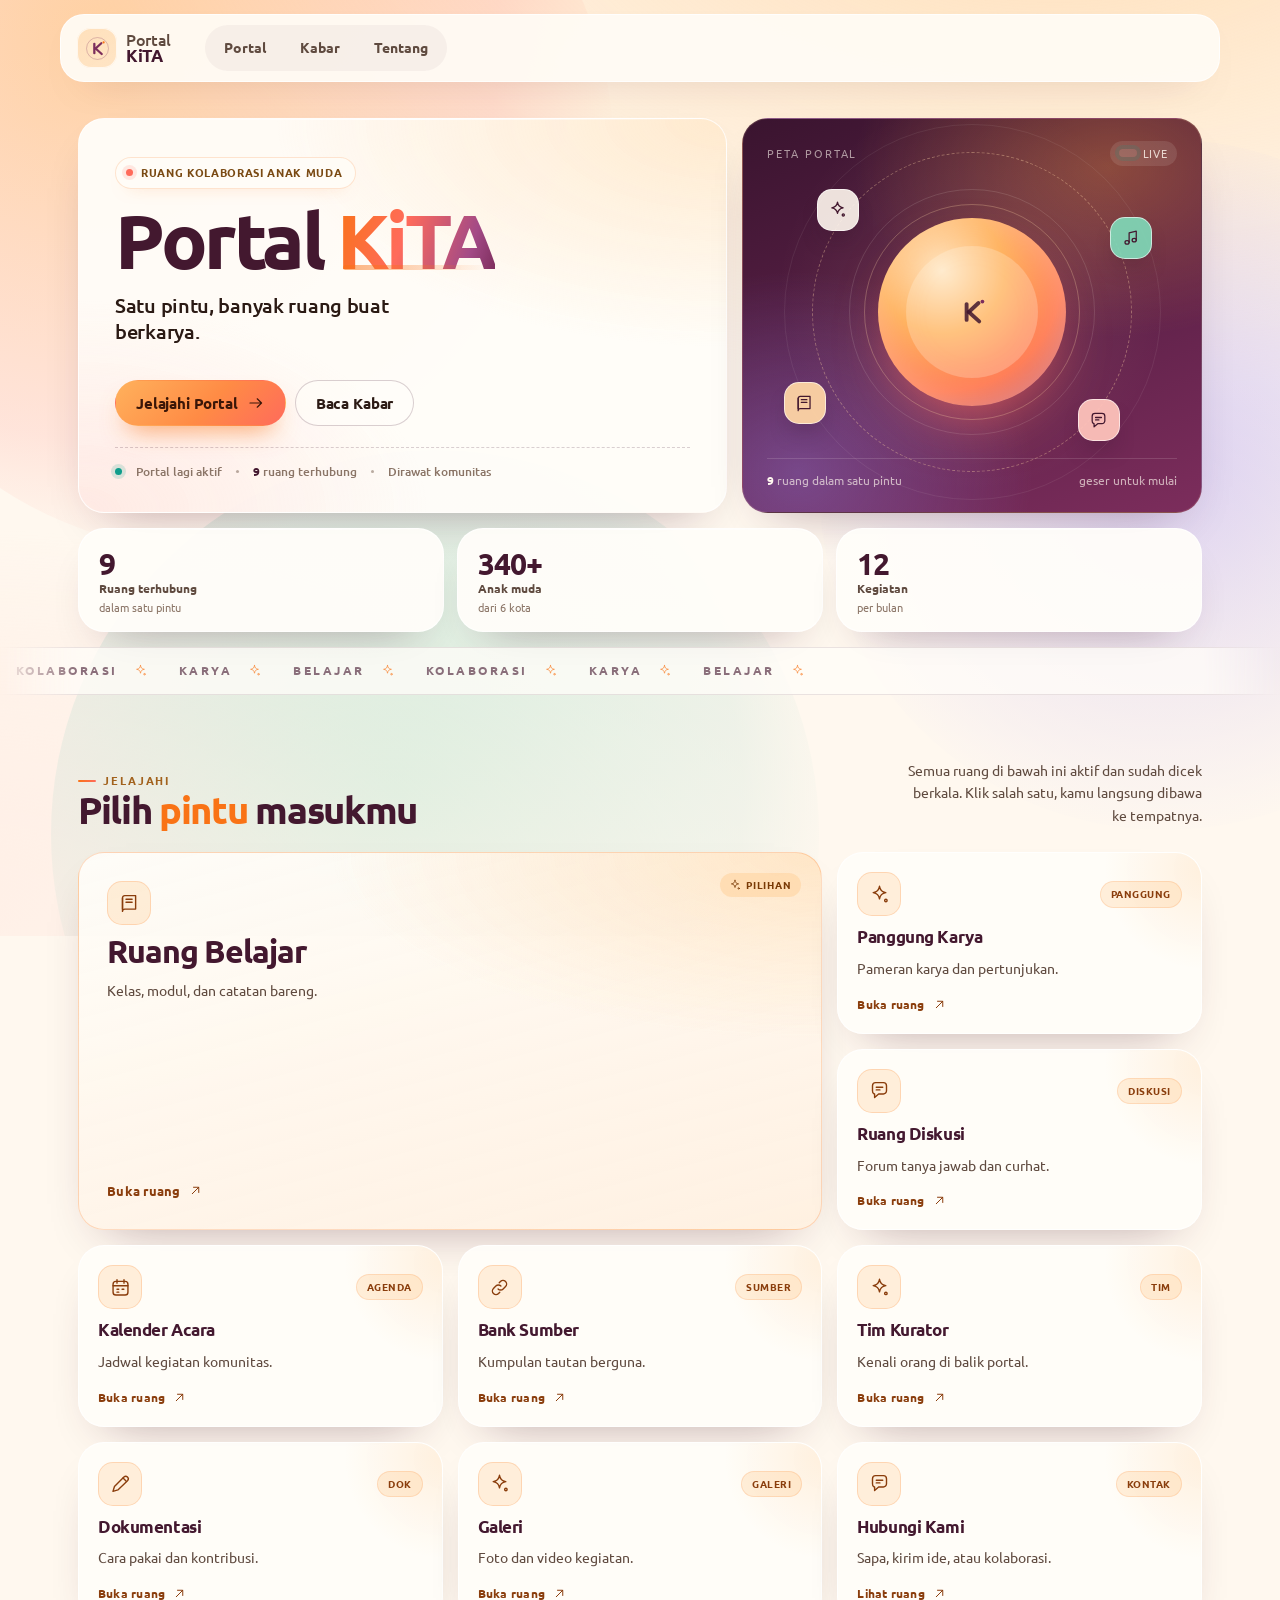
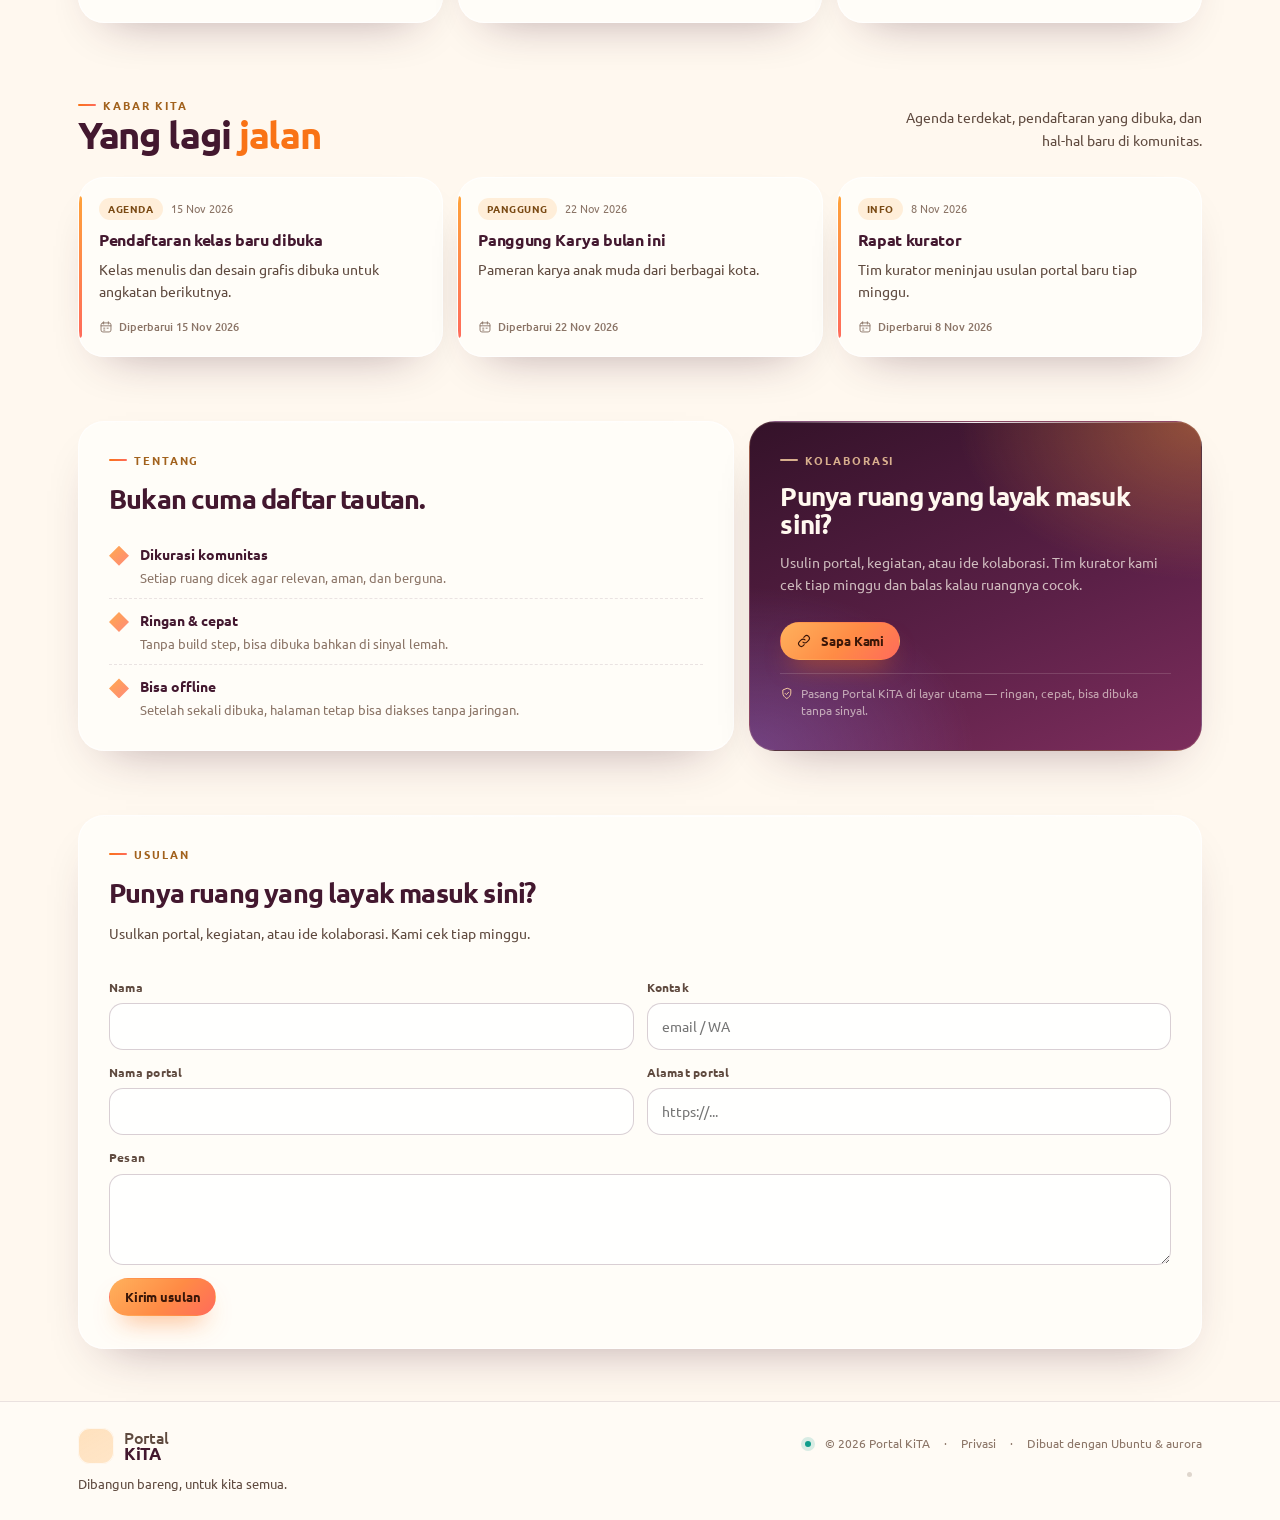
<file: index.html>
<!DOCTYPE html>
<html lang="id">
  <head>
    <meta charset="utf-8" />
    <meta name="viewport" content="width=device-width, initial-scale=1, viewport-fit=cover" />
    <title>Portal KiTA — satu pintu, banyak ruang</title>
    <meta
      name="description"
      content="Portal KiTA: kumpulan portal, kelas, panggung, dan ruang kolaborasi anak muda. Dikurasi, ringan, dan bisa dipasang di layar utama."
    />
    <meta name="theme-color" content="#fff8ef" />
    <meta name="color-scheme" content="light" />
    <meta name="robots" content="index, follow, max-image-preview:large" />
    <link rel="canonical" href="https://portalkita.id/" />
    <meta name="mobile-web-app-capable" content="yes" />
    <meta name="apple-mobile-web-app-capable" content="yes" />
    <meta name="apple-mobile-web-app-status-bar-style" content="default" />
    <meta name="apple-mobile-web-app-title" content="Portal KiTA" />
    <meta property="og:site_name" content="Portal KiTA" />
    <meta property="og:title" content="Portal KiTA — satu pintu, banyak ruang" />
    <meta property="og:description" content="Satu pintu, banyak ruang buat berkarya. Kumpulan portal anak muda dalam satu halaman." />
    <meta property="og:type" content="website" />
    <meta property="og:url" content="https://portalkita.id/" />
    <meta property="og:locale" content="id_ID" />
    <meta property="og:image" content="https://portalkita.id/assets/icons/og-image.png" />
    <meta property="og:image:type" content="image/png" />
    <meta property="og:image:width" content="1200" />
    <meta property="og:image:height" content="630" />
    <meta property="og:image:alt" content="Portal KiTA — satu pintu, banyak ruang" />
    <meta name="twitter:card" content="summary_large_image" />
    <meta name="twitter:title" content="Portal KiTA — satu pintu, banyak ruang" />
    <meta name="twitter:description" content="Satu pintu, banyak ruang buat berkarya. Kumpulan portal anak muda dalam satu halaman." />
    <meta name="twitter:image" content="https://portalkita.id/assets/icons/og-image.png" />

    <script type="application/ld+json">
      {
        "@context": "https://schema.org",
        "@type": "WebSite",
        "name": "Portal KiTA",
        "url": "https://portalkita.id/",
        "description": "Kumpulan portal, kelas, panggung, dan ruang kolaborasi anak muda dalam satu halaman.",
        "inLanguage": "id"
      }
    </script>

    <link rel="icon" href="assets/icons/favicon.svg" type="image/svg+xml" />
    <link rel="icon" href="assets/icons/favicon-32.png" sizes="32x32" type="image/png" />
    <link rel="apple-touch-icon" href="assets/icons/apple-touch-icon.png" />
    <link rel="manifest" href="manifest.webmanifest" />

    <link rel="preconnect" href="https://fonts.googleapis.com" />
    <link rel="preconnect" href="https://fonts.gstatic.com" crossorigin />
    <link
      href="https://fonts.googleapis.com/css2?family=Ubuntu:ital,wght@0,300;0,400;0,500;0,700;1,400&display=swap"
      rel="stylesheet"
    />

    <link rel="stylesheet" href="assets/css/base.css" />
    <link rel="stylesheet" href="assets/css/landing.css" />
  </head>
  <body class="is-loading">
    <a class="skip-link" href="#portal">Langsung ke daftar portal</a>

    <!-- loader -->
    <div class="loader" id="loader" role="status" aria-live="polite" aria-label="Memuat Portal KiTA">
      <div class="loader__inner">
        <div class="loader__orb">
          <svg class="loader__mark" viewBox="0 0 64 64" width="74" height="74" fill="none" aria-hidden="true">
            <circle cx="32" cy="32" r="27" stroke="#ffd6a5" stroke-width="1.4" opacity=".5" />
            <g stroke="currentColor" stroke-width="5" stroke-linecap="round">
              <path d="M24 20v24" />
              <path d="M27 32 41 19" />
              <path d="M27 32 42 45" />
            </g>
            <circle cx="47" cy="18" r="2.5" fill="#ffd6a5" />
          </svg>
        </div>
        <p class="loader__brand">Portal <em>KiTA</em></p>
        <p class="loader__hint" id="loaderHint">Menyiapkan ruang…</p>
        <div class="loader__bar"><i id="loaderBar"></i></div>
        <p class="loader__foot">Ruang kolaborasi anak muda</p>
      </div>
    </div>

    <!-- aurora -->
    <div class="aurora" aria-hidden="true">
      <span class="aurora__blob aurora__blob--1"></span>
      <span class="aurora__blob aurora__blob--2"></span>
      <span class="aurora__blob aurora__blob--3"></span>
      <span class="aurora__veil"></span>
    </div>

    <div class="page">
      <header class="topbar">
        <div class="topbar__inner shell">
          <a class="brand" href="#atas" aria-label="Portal KiTA, kembali ke atas">
            <span class="brand__mark">
              <svg viewBox="0 0 64 64" width="27" height="27" fill="none" aria-hidden="true">
                <circle cx="32" cy="32" r="26" stroke="currentColor" stroke-width="1.6" opacity=".4" />
                <g stroke="currentColor" stroke-width="5.4" stroke-linecap="round">
                  <path d="M24.5 21v22" />
                  <path d="M27.5 32 41 19.5" />
                  <path d="M27.5 32 42 45" />
                </g>
                <circle cx="46.5" cy="17.5" r="2.6" fill="#f97316" />
              </svg>
            </span>
            <span class="brand__text">
              <strong>Portal</strong>
              <em>KiTA</em>
            </span>
          </a>

          <nav class="nav" id="nav" aria-label="Navigasi utama">
            <a href="#portal">Portal</a>
            <a href="#kabar">Kabar</a>
            <a href="#tentang">Tentang</a>
          </nav>

          <div class="topbar__actions">
            <button class="btn btn--dark btn--sm btn-install" id="installBtn" type="button" hidden>
              <span data-icon="install" data-size="17"></span>
              <span>Pasang</span>
            </button>
            <button
              class="navToggle"
              id="navToggle"
              type="button"
              aria-expanded="false"
              aria-controls="nav"
              aria-label="Buka menu navigasi"
            >
              <span data-icon="menu" data-size="21"></span>
            </button>
          </div>
        </div>
      </header>

      <main>
        <!-- hero bento -->
        <section class="hero shell" id="atas">
          <div class="hero__grid">
            <article class="card hero__lead" data-reveal>
              <span class="hero__badge">
                <span class="dot-live"></span>
                <span id="heroBadge">Ruang kolaborasi anak muda</span>
              </span>
              <h1 class="hero__title" id="heroTitle">Portal <span class="grad">KiTA</span></h1>
              <p class="hero__leadline" id="heroLead">Satu pintu, banyak ruang buat berkarya.</p>
              <p class="hero__text" id="heroText"></p>
              <div class="hero__actions">
                <a class="btn btn--primary" id="ctaPrimary" href="#portal">
                  <span>Jelajahi Portal</span>
                  <span data-icon="arrowRight" data-size="18"></span>
                </a>
                <a class="btn btn--ghost" id="ctaSecondary" href="#kabar">
                  <span>Baca Kabar</span>
                </a>
              </div>
              <div class="hero__meta">
                <span class="dot-live"></span>
                <span id="heroStatus">Portal lagi aktif</span>
                <span class="sep"></span>
                <span><b id="heroCount">9</b> ruang terhubung</span>
                <span class="sep"></span>
                <span>Dirawat komunitas</span>
              </div>
            </article>

            <aside class="card hero__visual" data-reveal>
              <div class="visual__head">
                <span>Peta portal</span>
                <span><span class="dot-live"></span> live</span>
              </div>
              <div class="portal" aria-hidden="true">
                <span class="portal__ring portal__ring--3"></span>
                <span class="portal__ring"></span>
                <span class="portal__ring portal__ring--2"></span>
                <span class="portal__disc">
                  <span class="portal__core">
                    <svg viewBox="0 0 64 64" width="46" height="46" fill="none" aria-hidden="true">
                      <g stroke="currentColor" stroke-width="5.4" stroke-linecap="round">
                        <path d="M24.5 21v22" />
                        <path d="M27.5 32 41 19.5" />
                        <path d="M27.5 32 42 45" />
                      </g>
                      <circle cx="46.5" cy="17.5" r="2.6" fill="#7c2d5c" />
                    </svg>
                  </span>
                </span>
                <span class="portal__chip portal__chip--a" data-icon="spark" data-size="19"></span>
                <span class="portal__chip portal__chip--b" data-icon="music" data-size="19"></span>
                <span class="portal__chip portal__chip--c" data-icon="book" data-size="19"></span>
                <span class="portal__chip portal__chip--d" data-icon="chat" data-size="19"></span>
              </div>
              <div class="visual__foot">
                <span><b id="visualCount">9</b> ruang dalam satu pintu</span>
                <span>geser untuk mulai</span>
              </div>
            </aside>

            <div class="hero__stats" id="heroStats" aria-label="Angka komunitas"></div>
          </div>
        </section>

        <!-- marquee -->
        <div class="marquee" aria-hidden="true">
          <div class="marquee__track" id="marqueeTrack"></div>
        </div>

        <!-- daftar portal -->
        <section class="section shell" id="portal">
          <div class="section__head" data-reveal>
            <div>
              <p class="eyebrow">Jelajahi</p>
              <h2 class="section__title">Pilih <em>pintu</em> masukmu</h2>
            </div>
            <p class="section__sub">
              Semua ruang di bawah ini aktif dan sudah dicek berkala. Klik salah satu, kamu langsung dibawa ke
              tempatnya.
            </p>
          </div>
          <div class="linkGrid" id="linkGrid"></div>
        </section>

        <!-- kabar -->
        <section class="section shell" id="kabar">
          <div class="section__head" data-reveal>
            <div>
              <p class="eyebrow">Kabar KiTA</p>
              <h2 class="section__title">Yang lagi <em>jalan</em></h2>
            </div>
            <p class="section__sub">
              Agenda terdekat, pendaftaran yang dibuka, dan hal-hal baru di komunitas.
            </p>
          </div>
          <div class="kabarGrid" id="kabarGrid"></div>
        </section>

        <!-- tentang -->
        <section class="section shell" id="tentang">
          <div class="aboutGrid">
            <article class="card aboutCard" data-reveal>
              <p class="eyebrow">Tentang</p>
              <h2 class="aboutCard__title" id="aboutTitle">Bukan cuma daftar tautan.</h2>
              <p class="aboutCard__text" id="aboutText"></p>
              <div class="points" id="aboutPoints"></div>
            </article>

            <aside class="card contactCard" data-reveal>
              <p class="eyebrow">Kolaborasi</p>
              <h2 class="contactCard__title">Punya ruang yang layak masuk sini?</h2>
              <p class="contactCard__text">
                Usulin portal, kegiatan, atau ide kolaborasi. Tim kurator kami cek tiap minggu dan balas kalau
                ruangnya cocok.
              </p>
              <div class="contactCard__actions">
                <a class="btn btn--primary btn--sm" id="contactBtn" href="mailto:halo@portalkita.id">
                  <span data-icon="link" data-size="16"></span>
                  <span id="contactLabel">Sapa Kami</span>
                </a>
                <button class="btn btn--ghost btn--sm" id="installBtn2" type="button" hidden>
                  <span data-icon="install" data-size="16"></span>
                  <span>Pasang aplikasi</span>
                </button>
              </div>
              <p class="contactCard__hint">
                <span data-icon="shield" data-size="15"></span>
                <span id="installHint">Pasang Portal KiTA di layar utama — ringan, cepat, bisa dibuka tanpa sinyal.</span>
              </p>
            </aside>
          </div>
        </section>
      </main>

      <!-- usulan -->
      <section class="section shell" id="usulan">
        <article class="card aboutCard" data-reveal>
          <p class="eyebrow">Usulan</p>
          <h2 class="aboutCard__title">Punya ruang yang layak masuk sini?</h2>
          <p class="aboutCard__text">Usulkan portal, kegiatan, atau ide kolaborasi. Kami cek tiap minggu.</p>
          <form id="suggestionForm" class="ui-form" style="margin-top:14px">
            <label class="ui-field"><span class="ui-field__label">Nama</span><input class="ui-input" name="name" maxlength="80" required /></label>
            <label class="ui-field"><span class="ui-field__label">Kontak</span><input class="ui-input" name="contact" maxlength="200" placeholder="email / WA" /></label>
            <label class="ui-field"><span class="ui-field__label">Nama portal</span><input class="ui-input" name="portal_name" maxlength="80" required /></label>
            <label class="ui-field"><span class="ui-field__label">Alamat portal</span><input class="ui-input" name="portal_url" type="url" maxlength="500" placeholder="https://..." required /></label>
            <label class="ui-field ui-field--full"><span class="ui-field__label">Pesan</span><textarea class="ui-input" name="message" rows="3" maxlength="1000"></textarea></label>
            <div class="panelCard__foot">
              <button class="btn btn--primary btn--sm" type="submit">Kirim usulan</button>
              <span id="suggestionState" class="panelCard__state"></span>
            </div>
          </form>
        </article>
      </section>

      <footer class="footer">
        <div class="footer__inner shell">
          <div>
            <div class="footer__brand">
              <span class="brand__mark" id="footerMark"></span>
              <div>
                <p class="brand__text"><strong>Portal</strong><em>KiTA</em></p>
              </div>
            </div>
            <p class="footer__note" style="margin-top: 10px" id="footerNote">
              Dibangun bareng, untuk kita semua.
            </p>
          </div>
          <div class="footer__right">
            <div class="footer__meta">
              <span class="dot-live"></span>
              <span>© <span id="year">2026</span> Portal KiTA</span>
              <span>·</span>
              <a href="privasi.html">Privasi</a>
              <span>·</span>
              <span>Dibuat dengan Ubuntu &amp; aurora</span>
            </div>
            <button class="adminDot" id="adminDot" type="button" aria-label="Akses pengelola"></button>
          </div>
        </div>
      </footer>

      <button class="toTop" id="toTop" type="button" aria-label="Kembali ke atas">
        <span data-icon="up" data-size="19"></span>
      </button>

      <div class="offlinePill" id="offlinePill" role="status">
        <span data-icon="offline" data-size="15"></span>
        <span>Mode offline · konten tersimpan di perangkat</span>
      </div>
    </div>

    <script src="assets/js/config.js" defer></script>
    <script src="assets/js/store.js" defer></script>
    <script src="assets/js/ui.js" defer></script>
    <script src="assets/js/backend.js" defer></script>
    <script src="assets/js/landing.js" defer></script>
  </body>
</html>
</file>
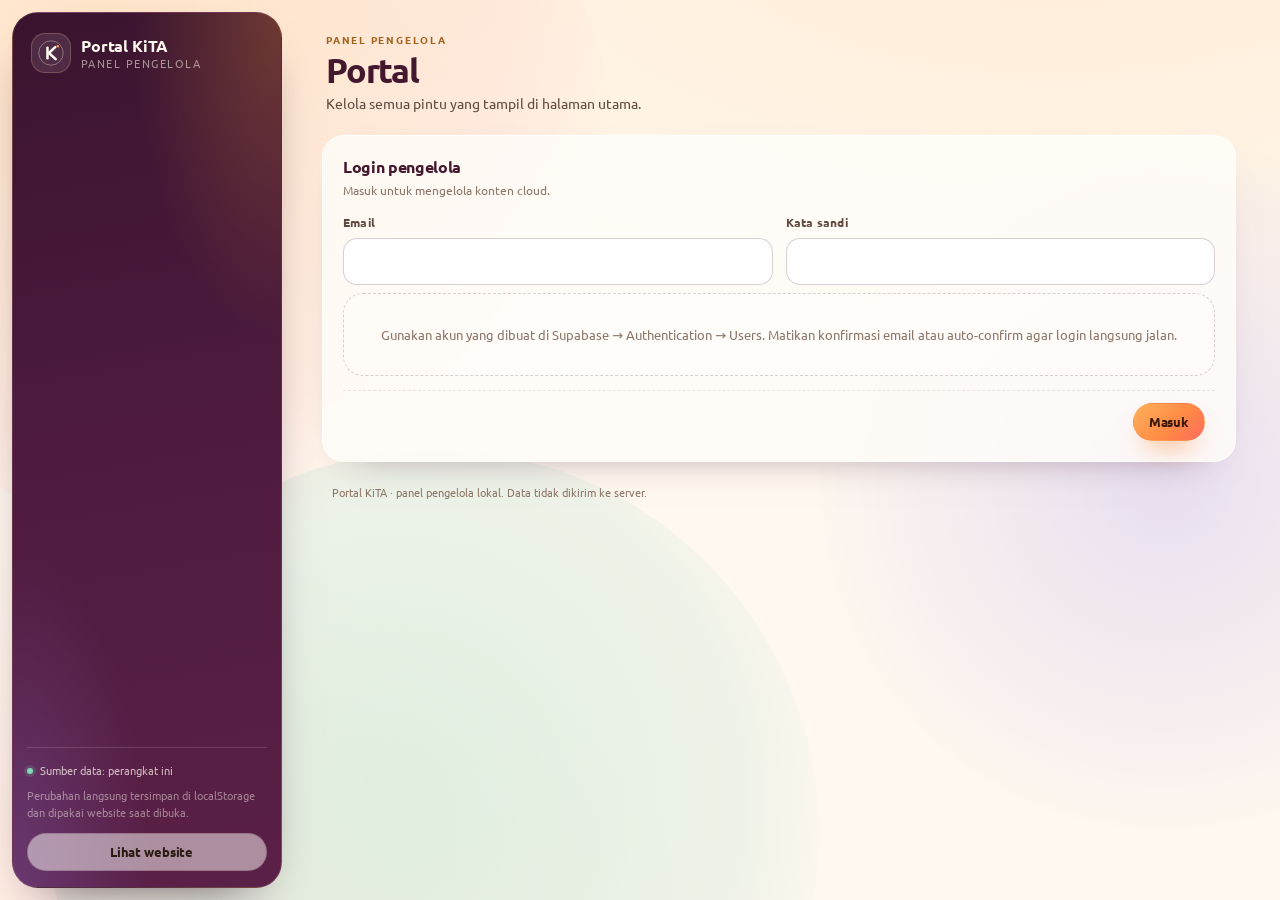
<file: admin.html>
<!DOCTYPE html>
<html lang="id">
  <head>
    <meta charset="utf-8" />
    <meta name="viewport" content="width=device-width, initial-scale=1, viewport-fit=cover" />
    <title>Panel Pengelola — Portal KiTA</title>
    <meta name="robots" content="noindex, nofollow" />
    <meta name="theme-color" content="#43182f" />
    <meta name="color-scheme" content="light" />
    <meta name="mobile-web-app-capable" content="yes" />
    <meta name="apple-mobile-web-app-capable" content="yes" />
    <meta name="apple-mobile-web-app-title" content="KiTA Admin" />
    <link rel="icon" href="assets/icons/favicon.svg" type="image/svg+xml" />
    <link rel="apple-touch-icon" href="assets/icons/apple-touch-icon.png" />
    <link rel="manifest" href="manifest.webmanifest" />
    <link rel="preconnect" href="https://fonts.googleapis.com" />
    <link rel="preconnect" href="https://fonts.gstatic.com" crossorigin />
    <link
      href="https://fonts.googleapis.com/css2?family=Ubuntu:ital,wght@0,300;0,400;0,500;0,700;1,400&display=swap"
      rel="stylesheet"
    />
    <link rel="stylesheet" href="assets/css/base.css" />
    <link rel="stylesheet" href="assets/css/admin.css" />
  </head>
  <body class="admin-body">
    <div class="loader" id="loader" role="status" aria-live="polite" aria-label="Memuat panel pengelola">
      <div class="loader__inner">
        <div class="loader__orb">
          <svg class="loader__mark" viewBox="0 0 64 64" width="74" height="74" fill="none" aria-hidden="true">
            <circle cx="32" cy="32" r="27" stroke="#ffd6a5" stroke-width="1.4" opacity=".5" />
            <g stroke="currentColor" stroke-width="5" stroke-linecap="round">
              <path d="M24 20v24" />
              <path d="M27 32 41 19" />
              <path d="M27 32 42 45" />
            </g>
            <circle cx="47" cy="18" r="2.5" fill="#ffd6a5" />
          </svg>
        </div>
        <p class="loader__brand">Panel <em>KiTA</em></p>
        <p class="loader__hint" id="loaderHint">Membuka ruang kerja…</p>
        <div class="loader__bar"><i id="loaderBar"></i></div>
        <p class="loader__foot">Data tersimpan di perangkat ini</p>
      </div>
    </div>

    <div class="aurora adminAurora" aria-hidden="true">
      <span class="aurora__blob aurora__blob--1"></span>
      <span class="aurora__blob aurora__blob--2"></span>
      <span class="aurora__blob aurora__blob--3"></span>
    </div>

    <div class="page admin">
      <aside class="adminSide">
        <a class="adminBrand" href="index.html">
          <span class="adminBrand__mark">
            <svg viewBox="0 0 64 64" width="30" height="30" fill="none" aria-hidden="true">
              <circle cx="32" cy="32" r="26" stroke="currentColor" stroke-width="1.6" opacity=".45" />
              <g stroke="currentColor" stroke-width="5.4" stroke-linecap="round">
                <path d="M24.5 21v22" />
                <path d="M27.5 32 41 19.5" />
                <path d="M27.5 32 42 45" />
              </g>
              <circle cx="46.5" cy="17.5" r="2.6" fill="#ffa23a" />
            </svg>
          </span>
          <span class="adminBrand__text">
            <strong>Portal KiTA</strong>
            <em>Panel pengelola</em>
          </span>
        </a>

        <nav class="adminNav" id="adminNav" aria-label="Menu pengelola">
          <button class="adminNav__item is-active" type="button" data-tab="links">
            <span data-icon="grid" data-size="19"></span>
            <span>Portal</span>
            <span class="adminNav__count" data-count="links">9</span>
          </button>
          <button class="adminNav__item" type="button" data-tab="stats">
            <span data-icon="target" data-size="19"></span>
            <span>Statistik</span>
            <span class="adminNav__count" data-count="stats">3</span>
          </button>
          <button class="adminNav__item" type="button" data-tab="notes">
            <span data-icon="pen" data-size="19"></span>
            <span>Kabar</span>
            <span class="adminNav__count" data-count="notes">3</span>
          </button>
          <button class="adminNav__item" type="button" data-tab="about">
            <span data-icon="leaf" data-size="19"></span>
            <span>Tentang</span>
          </button>
          <button class="adminNav__item" type="button" data-tab="settings">
            <span data-icon="prism" data-size="19"></span>
            <span>Tampilan</span>
          </button>
          <button class="adminNav__item" type="button" data-tab="data">
            <span data-icon="shield" data-size="19"></span>
            <span>Data</span>
          </button>
          <button class="adminNav__item" type="button" data-tab="submissions">
            <span data-icon="chat" data-size="19"></span>
            <span>Usulan</span>
            <span class="adminNav__count" data-count="submissions">0</span>
          </button>
        </nav>

        <div class="adminSide__foot">
          <div class="sideStat">
            <span class="sideStat__dot"></span>
            <span>Sumber data: perangkat ini</span>
          </div>
          <p class="sideStat__note">
            Perubahan langsung tersimpan di localStorage dan dipakai website saat dibuka.
          </p>
          <a class="btn btn--ghost btn--sm" href="index.html">
            <span data-icon="arrowRight" data-size="16"></span>
            <span>Lihat website</span>
          </a>
        </div>
      </aside>

      <main class="adminMain">
        <header class="adminTop">
          <div class="adminTop__title">
            <p class="adminTop__eyebrow">Panel pengelola</p>
            <h1 id="adminTitle">Portal</h1>
            <p class="adminTop__sub" id="adminSub">Kelola semua pintu yang tampil di halaman utama.</p>
          </div>
          <div class="adminTop__actions">
            <span class="saveState" id="saveState">
              <span data-icon="check" data-size="14"></span>
              <span>Tersimpan otomatis</span>
            </span>
            <button class="btn btn--ghost btn--sm" id="logoutBtn" type="button" hidden>
              <span data-icon="shield" data-size="16"></span>
              <span>Keluar</span>
            </button>
            <button class="btn btn--primary btn--sm" id="addBtn" type="button">
              <span data-icon="plus" data-size="17"></span>
              <span id="addBtnLabel">Tambah portal</span>
            </button>
          </div>
        </header>

        <div class="offlineBanner" id="offlineBanner" role="status" hidden>
          <span data-icon="offline" data-size="18"></span>
          <div>
            <strong>Kamu sedang offline.</strong>
            <p>Panel ini tetap jalan dan semua perubahan disimpan di perangkat ini.</p>
          </div>
        </div>

        <div id="authGate" class="panelCard" hidden style="margin-bottom:16px">
          <div class="panelCard__head">
            <div>
              <h2>Login pengelola</h2>
              <p>Masuk untuk mengelola konten cloud.</p>
            </div>
          </div>
          <div class="ui-form">
            <label class="ui-field" id="authEmailField"><span class="ui-field__label">Email</span><input class="ui-input" id="authEmail" type="email" /></label>
            <label class="ui-field"><span class="ui-field__label">Kata sandi</span><input class="ui-input" id="authPassword" type="password" autocomplete="current-password" /></label>
            <label class="ui-field" id="authConfirmField" hidden><span class="ui-field__label">Ulangi kata sandi</span><input class="ui-input" id="authPassword2" type="password" autocomplete="new-password" /></label>
          </div>
          <p class="adminEmpty" id="authHint" style="margin:8px 0 0"></p>
          <div class="panelCard__foot">
            <button class="btn btn--primary btn--sm" id="authSubmit" type="button">Masuk</button>
            <span id="authState" class="panelCard__state"></span>
          </div>
        </div>
        <div class="adminPanels">
          <!-- PORTAL -->
          <section class="adminPanel" data-panel="links">
            <div class="adminToolbar">
              <label class="adminSearch" for="linkSearch">
                <span data-icon="search" data-size="17"></span>
                <input id="linkSearch" type="search" placeholder="Cari portal, tag, atau alamat…" autocomplete="off" />
              </label>
              <p class="adminCount" id="linkCount">9 portal</p>
            </div>
            <div class="adminList" id="linkList"></div>
          </section>

          <!-- STATISTIK -->
          <section class="adminPanel" data-panel="stats" hidden>
            <div class="adminToolbar">
              <p class="adminCount" id="statCount">3 statistik</p>
              <p class="adminToolbar__hint">Angka singkat yang tampil di bawah hero.</p>
            </div>
            <div class="adminList" id="statList"></div>
          </section>

          <!-- KABAR -->
          <section class="adminPanel" data-panel="notes" hidden>
            <div class="adminToolbar">
              <p class="adminCount" id="noteCount">3 kabar</p>
              <p class="adminToolbar__hint">Agenda &amp; pengumuman di bagian “Yang lagi jalan”.</p>
            </div>
            <div class="adminList" id="noteList"></div>
          </section>

          <!-- TENTANG -->
          <section class="adminPanel" data-panel="about" hidden>
            <form class="panelCard" id="aboutForm" novalidate>
              <div class="panelCard__head">
                <div>
                  <h2>Teks tentang</h2>
                  <p>Cerita singkat yang muncul di kartu “Tentang”.</p>
                </div>
              </div>
              <div class="ui-form">
                <label class="ui-field ui-field--full">
                  <span class="ui-field__label">Judul</span>
                  <input class="ui-input" name="aboutTitle" maxlength="90" />
                </label>
                <label class="ui-field ui-field--full">
                  <span class="ui-field__label">Deskripsi</span>
                  <textarea class="ui-input" name="aboutText" rows="4" maxlength="520"></textarea>
                </label>
              </div>
              <div class="panelCard__foot">
                <span class="panelCard__state" data-state></span>
                <button class="btn btn--primary btn--sm" type="submit">
                  <span data-icon="save" data-size="16"></span>
                  <span>Simpan teks</span>
                </button>
              </div>
            </form>

            <div class="panelCard">
              <div class="panelCard__head">
                <div>
                  <h2>Titik sorot</h2>
                  <p>Tiga poin pendukung di bawah teks tentang.</p>
                </div>
                <button class="btn btn--soft btn--sm" id="addPointBtn" type="button">
                  <span data-icon="plus" data-size="16"></span>
                  <span>Tambah poin</span>
                </button>
              </div>
              <div class="adminList" id="pointList"></div>
            </div>
          </section>

          <!-- TAMPILAN -->
          <section class="adminPanel" data-panel="settings" hidden>
            <form class="panelCard" data-settings-form="hero" novalidate>
              <div class="panelCard__head">
                <div>
                  <h2>Hero &amp; identitas</h2>
                  <p>Teks utama yang pertama dibaca pengunjung.</p>
                </div>
              </div>
              <div class="ui-form">
                <label class="ui-field">
                  <span class="ui-field__label">Nama merek</span>
                  <input class="ui-input" name="brand" data-site maxlength="40" />
                </label>
                <label class="ui-field">
                  <span class="ui-field__label">Badge kecil</span>
                  <input class="ui-input" name="badge" data-site maxlength="60" />
                </label>
                <label class="ui-field">
                  <span class="ui-field__label">Judul hero</span>
                  <input class="ui-input" name="heroTitle" data-site maxlength="40" />
                </label>
                <label class="ui-field">
                  <span class="ui-field__label">Kata disorot</span>
                  <input class="ui-input" name="heroHighlight" data-site maxlength="20" />
                  <p class="ui-field__hint">Satu kata dari judul yang diberi warna gradien.</p>
                </label>
                <label class="ui-field ui-field--full">
                  <span class="ui-field__label">Kalimat pembuka</span>
                  <input class="ui-input" name="heroLead" data-site maxlength="90" />
                </label>
                <label class="ui-field ui-field--full">
                  <span class="ui-field__label">Paragraf pendukung</span>
                  <textarea class="ui-input" name="heroText" data-site rows="3" maxlength="320"></textarea>
                </label>
                <label class="ui-field">
                  <span class="ui-field__label">Label tombol utama</span>
                  <input class="ui-input" name="ctaPrimary" data-site maxlength="30" />
                </label>
                <label class="ui-field">
                  <span class="ui-field__label">Label tombol kedua</span>
                  <input class="ui-input" name="ctaSecondary" data-site maxlength="30" />
                </label>
                <label class="ui-field ui-field--full">
                  <span class="ui-field__label">Status kecil di hero</span>
                  <input class="ui-input" name="statusText" data-site maxlength="60" />
                </label>
              </div>
              <div class="panelCard__foot">
                <span class="panelCard__state" data-state></span>
                <button class="btn btn--primary btn--sm" type="submit">
                  <span data-icon="save" data-size="16"></span>
                  <span>Simpan hero</span>
                </button>
              </div>
            </form>

            <form class="panelCard" data-settings-form="marquee" novalidate>
              <div class="panelCard__head">
                <div>
                  <h2>Pita berjalan</h2>
                  <p>Kata-kata yang bergerak di bawah hero. Satu baris = satu kata.</p>
                </div>
              </div>
              <div class="ui-form">
                <label class="ui-field ui-field--full">
                  <span class="ui-field__label">Daftar kata</span>
                  <textarea class="ui-input" name="marquee" data-site rows="4" placeholder="Kolaborasi&#10;Karya&#10;Belajar"></textarea>
                </label>
              </div>
              <div class="panelCard__foot">
                <span class="panelCard__state" data-state></span>
                <button class="btn btn--primary btn--sm" type="submit">
                  <span data-icon="save" data-size="16"></span>
                  <span>Simpan pita</span>
                </button>
              </div>
            </form>

            <form class="panelCard" data-settings-form="contact" novalidate>
              <div class="panelCard__head">
                <div>
                  <h2>Kontak &amp; footer</h2>
                  <p>Tombol “Sapa Kami”, catatan footer, dan ajakan memasang aplikasi.</p>
                </div>
              </div>
              <div class="ui-form">
                <label class="ui-field">
                  <span class="ui-field__label">Label kontak</span>
                  <input class="ui-input" name="contactLabel" data-site maxlength="30" />
                </label>
                <label class="ui-field">
                  <span class="ui-field__label">Alamat kontak</span>
                  <input class="ui-input" name="contactUrl" data-site type="url" placeholder="mailto:halo@portalkita.id" />
                </label>
                <label class="ui-field ui-field--full">
                  <span class="ui-field__label">Catatan footer</span>
                  <input class="ui-input" name="footerNote" data-site maxlength="120" />
                </label>
                <label class="ui-field ui-field--full">
                  <span class="ui-field__label">Teks ajakan pasang aplikasi</span>
                  <textarea class="ui-input" name="installHint" data-site rows="2" maxlength="180"></textarea>
                </label>
              </div>
              <div class="panelCard__foot">
                <span class="panelCard__state" data-state></span>
                <button class="btn btn--primary btn--sm" type="submit">
                  <span data-icon="save" data-size="16"></span>
                  <span>Simpan kontak</span>
                </button>
              </div>
            </form>
          </section>

          <!-- DATA -->
          <section class="adminPanel" data-panel="data" hidden>
            <div class="dataGrid">
              <article class="panelCard">
                <div class="panelCard__head">
                  <div>
                    <h2>Ringkasan data</h2>
                    <p>Semua konten website tersimpan di perangkat ini.</p>
                  </div>
                </div>
                <div class="dataStats" id="dataStats"></div>
                <div class="panelCard__foot panelCard__foot--split">
                  <span class="panelCard__state" id="lastSaved">Belum pernah diubah</span>
                  <span class="storageMeter" id="storageMeter">—</span>
                </div>
              </article>

              <article class="panelCard">
                <div class="panelCard__head">
                  <div>
                    <h2>Cadangkan &amp; pulihkan</h2>
                    <p>Unduh salinan JSON, atau pulihkan dari berkas cadangan.</p>
                  </div>
                </div>
                <div class="dataActions">
                  <button class="btn btn--dark btn--sm" id="exportBtn" type="button">
                    <span data-icon="download" data-size="16"></span>
                    <span>Unduh cadangan</span>
                  </button>
                  <button class="btn btn--ghost btn--sm" id="importBtn" type="button">
                    <span data-icon="upload" data-size="16"></span>
                    <span>Pulihkan dari berkas</span>
                  </button>
                  <input type="file" id="importFile" accept="application/json,.json" hidden />
                </div>
                <p class="dataNote">
                  Cadangan berguna kalau kamu pindah perangkat atau ingin mengembalikan konten setelah
                  bereksperimen.
                </p>
              </article>

              <article class="panelCard panelCard--danger">
                <div class="panelCard__head">
                  <div>
                    <h2>Mulai dari awal</h2>
                    <p>Menghapus semua perubahan dan mengembalikan konten contoh.</p>
                  </div>
                </div>
                <div class="dataActions">
                  <button class="btn btn--danger btn--sm" id="resetBtn" type="button">
                    <span data-icon="refresh" data-size="16"></span>
                    <span>Reset ke konten contoh</span>
                  </button>
                </div>
                <p class="dataNote">Tindakan ini tidak bisa dibatalkan. Unduh cadangan dulu kalau ragu.</p>
              </article>
            </div>
          </section>

          <!-- USULAN -->
          <section class="adminPanel" data-panel="submissions" hidden>
            <div class="adminToolbar">
              <p class="adminCount" id="submissionCount">0 usulan</p>
              <p class="adminToolbar__hint">Usulan dari pengunjung.</p>
            </div>
            <div class="adminList" id="submissionList"></div>
          </section>
        </div>

        <p class="adminFooter">
          <span data-icon="shield" data-size="14"></span>
          <span>Portal KiTA · panel pengelola lokal. Data tidak dikirim ke server.</span>
        </p>
      </main>
    </div>

    <script src="assets/js/config.js" defer></script>
    <script src="assets/js/store.js" defer></script>
    <script src="assets/js/ui.js" defer></script>
    <script src="assets/js/backend.js" defer></script>
    <script src="assets/js/admin.js" defer></script>
  </body>
</html>
</file>
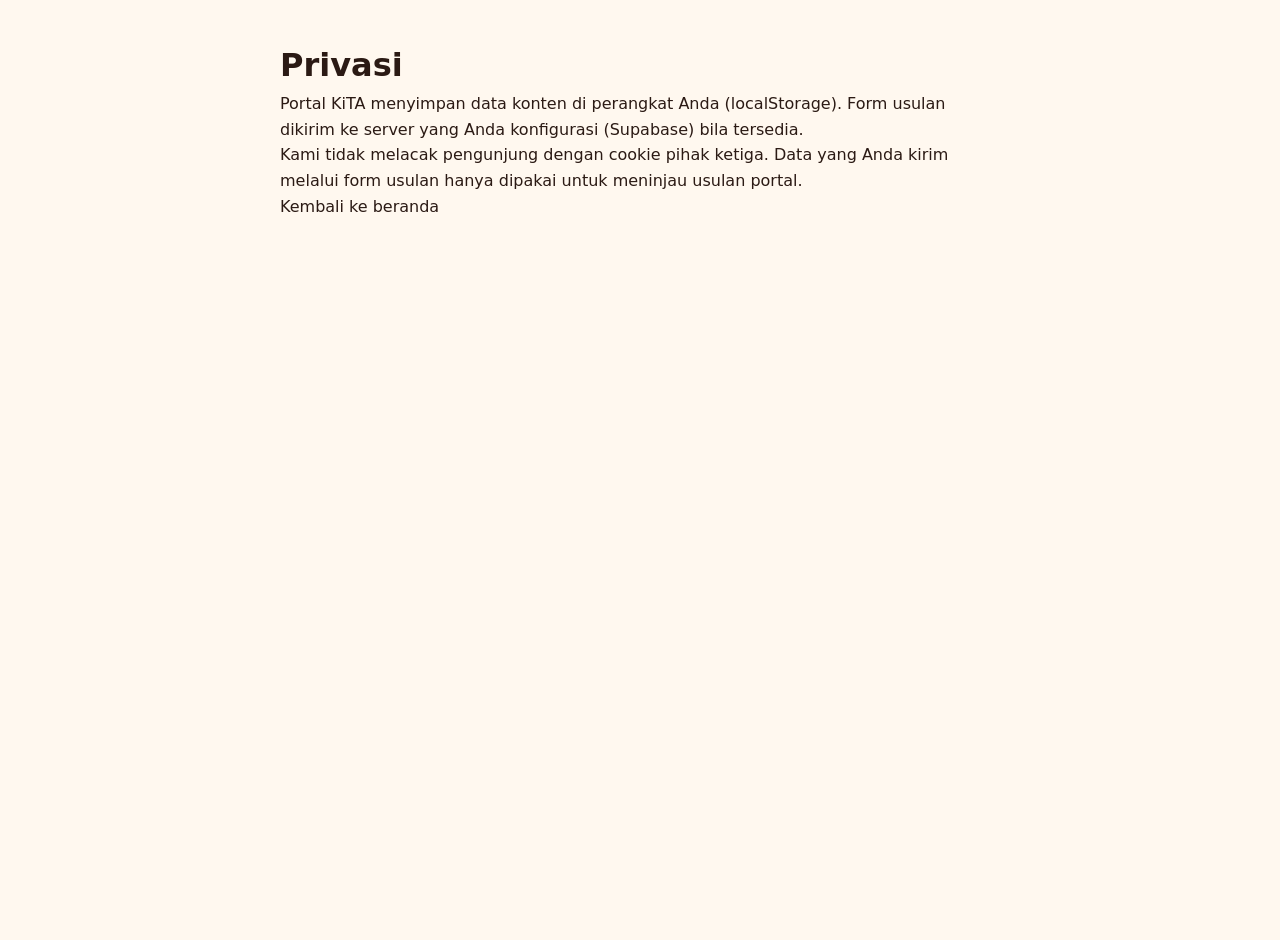
<file: privasi.html>
<!DOCTYPE html>
<html lang="id">
  <head>
    <meta charset="utf-8" />
    <meta name="viewport" content="width=device-width, initial-scale=1, viewport-fit=cover" />
    <title>Privasi — Portal KiTA</title>
    <meta name="robots" content="index, follow" />
    <link rel="stylesheet" href="assets/css/base.css" />
  </head>
  <body>
    <main class="shell" style="max-width:760px;margin:40px auto;padding:0 20px">
      <h1>Privasi</h1>
      <p>Portal KiTA menyimpan data konten di perangkat Anda (localStorage). Form usulan dikirim ke server yang Anda konfigurasi (Supabase) bila tersedia.</p>
      <p>Kami tidak melacak pengunjung dengan cookie pihak ketiga. Data yang Anda kirim melalui form usulan hanya dipakai untuk meninjau usulan portal.</p>
      <p><a href="index.html">Kembali ke beranda</a></p>
    </main>
  </body>
</html>
</file>
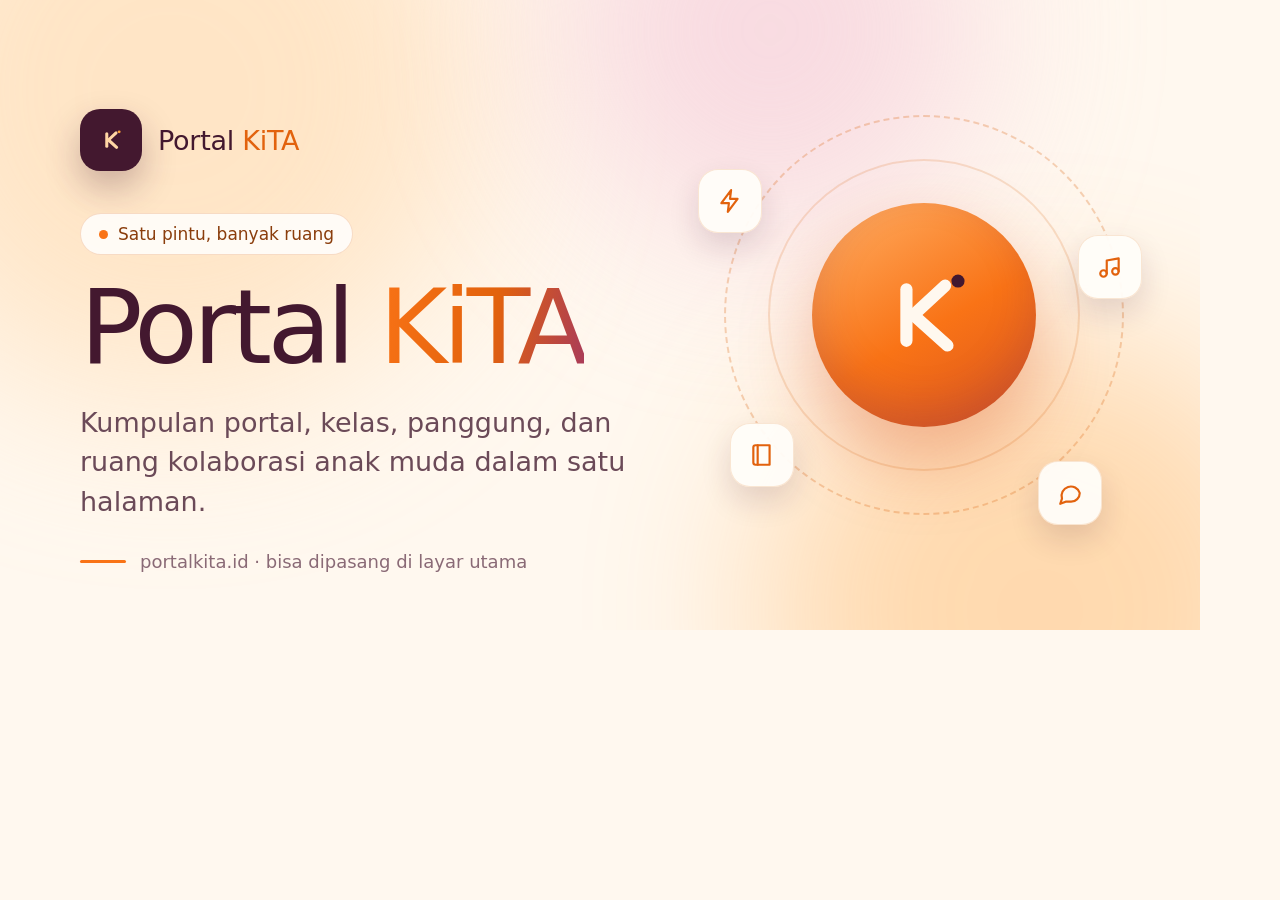
<file: tools/og-card.html>
<!--
  Sumber kartu OG (1200x630). Tangkap ulang dengan Chrome:
  chrome --headless=new --disable-gpu --hide-scrollbars \
    --force-device-scale-factor=1 --window-size=1200,630 \
    --screenshot=<path absolut>/assets/icons/og-image.png \
    <path absolut>/tools/og-card.html
  Catatan: Chrome perlu path absolut untuk --screenshot.
-->
<!DOCTYPE html>
<html lang="id">
  <head>
    <meta charset="utf-8" />
    <title>Portal KiTA — kartu OG</title>
    <style>
      * { margin: 0; padding: 0; box-sizing: border-box; }
      html, body { width: 1200px; height: 630px; overflow: hidden; }
      body {
        font-family: "Ubuntu", "Segoe UI", system-ui, sans-serif;
        background: #fff8ef;
        color: #43182f;
        position: relative;
        display: flex;
        align-items: center;
        padding: 72px 80px;
      }
      .glow {
        position: absolute;
        border-radius: 50%;
        filter: blur(90px);
        opacity: 0.55;
      }
      .glow--a { width: 620px; height: 620px; left: -140px; top: -220px; background: #ffd6a5; }
      .glow--b { width: 560px; height: 560px; right: -120px; bottom: -260px; background: #ffa23a; opacity: 0.35; }
      .glow--c { width: 420px; height: 420px; right: 220px; top: -180px; background: #f4c7d8; opacity: 0.6; }
      .content { position: relative; z-index: 1; max-width: 700px; }
      .brand { display: flex; align-items: center; gap: 16px; margin-bottom: 42px; }
      .brand__mark {
        width: 62px; height: 62px; border-radius: 20px;
        display: grid; place-items: center;
        background: #43182f; color: #ffd6a5;
        box-shadow: 0 16px 34px rgba(67, 24, 47, 0.28);
      }
      .brand__name { font-size: 27px; font-weight: 500; letter-spacing: -0.01em; }
      .brand__name em { font-style: normal; color: #e2620d; }
      .badge {
        display: inline-flex; align-items: center; gap: 10px;
        background: rgba(255, 255, 255, 0.82);
        border: 1px solid rgba(217, 106, 24, 0.22);
        color: #8a3d0c;
        padding: 10px 18px; border-radius: 999px;
        font-size: 17px; font-weight: 500;
        margin-bottom: 22px;
      }
      .badge i { width: 9px; height: 9px; border-radius: 50%; background: #f97316; }
      h1 {
        font-size: 104px; line-height: 0.98; letter-spacing: -0.045em;
        font-weight: 500; margin-bottom: 24px;
      }
      h1 em {
        font-style: normal;
        background: linear-gradient(100deg, #f97316, #e2620d 55%, #a83a5b);
        -webkit-background-clip: text; background-clip: text; color: transparent;
      }
      p { font-size: 27px; line-height: 1.45; color: #6b4a58; max-width: 600px; }
      .foot {
        position: absolute; left: 80px; bottom: 58px; z-index: 1;
        display: flex; align-items: center; gap: 14px;
        font-size: 18px; color: #8a6a76;
      }
      .foot span { width: 46px; height: 3px; border-radius: 3px; background: #f97316; }
      .art {
        position: absolute; right: 76px; top: 50%; transform: translateY(-50%);
        width: 400px; height: 400px; z-index: 1;
      }
      .ring {
        position: absolute; inset: 0; border-radius: 50%;
        border: 2px dashed rgba(217, 106, 24, 0.28);
      }
      .ring--2 { inset: 44px; border-style: solid; border-color: rgba(217, 106, 24, 0.18); }
      .disc {
        position: absolute; inset: 88px; border-radius: 50%;
        background: linear-gradient(150deg, #ffb066, #f97316 55%, #d9541f);
        box-shadow: 0 34px 70px rgba(217, 84, 31, 0.35), inset 0 -18px 40px rgba(124, 45, 92, 0.22);
        display: grid; place-items: center; color: #fff8ef;
      }
      .chip {
        position: absolute; width: 64px; height: 64px; border-radius: 20px;
        background: rgba(255, 253, 249, 0.95);
        border: 1px solid rgba(217, 106, 24, 0.16);
        box-shadow: 0 14px 30px rgba(67, 24, 47, 0.14);
        display: grid; place-items: center; color: #e2620d;
      }
      .chip--a { left: -26px; top: 54px; }
      .chip--b { right: -18px; top: 120px; }
      .chip--c { left: 6px; bottom: 28px; }
      .chip--d { right: 22px; bottom: -10px; }
    </style>
  </head>
  <body>
    <span class="glow glow--a"></span>
    <span class="glow glow--b"></span>
    <span class="glow glow--c"></span>

    <div class="content">
      <div class="brand">
        <span class="brand__mark">
          <svg viewBox="0 0 64 64" width="36" height="36" fill="none" aria-hidden="true">
            <g stroke="currentColor" stroke-width="5.4" stroke-linecap="round">
              <path d="M24.5 21v22" />
              <path d="M27.5 32 41 19.5" />
              <path d="M27.5 32 42 45" />
            </g>
            <circle cx="46.5" cy="17.5" r="2.6" fill="#ffa23a" />
          </svg>
        </span>
        <span class="brand__name">Portal <em>KiTA</em></span>
      </div>

      <span class="badge"><i></i> Satu pintu, banyak ruang</span>
      <h1>Portal <em>KiTA</em></h1>
      <p>Kumpulan portal, kelas, panggung, dan ruang kolaborasi anak muda dalam satu halaman.</p>
    </div>

    <div class="art" aria-hidden="true">
      <span class="ring"></span>
      <span class="ring ring--2"></span>
      <span class="disc">
        <svg viewBox="0 0 64 64" width="150" height="150" fill="none">
          <g stroke="currentColor" stroke-width="5.2" stroke-linecap="round">
            <path d="M24.5 21v22" />
            <path d="M27.5 32 41 19.5" />
            <path d="M27.5 32 42 45" />
          </g>
          <circle cx="46.5" cy="17.5" r="2.8" fill="#43182f" />
        </svg>
      </span>
      <span class="chip chip--a">
        <svg viewBox="0 0 24 24" width="26" height="26" fill="none" stroke="currentColor" stroke-width="2" stroke-linecap="round" stroke-linejoin="round"><path d="M13 2 4 14h7l-1 8 9-12h-7l1-8Z"/></svg>
      </span>
      <span class="chip chip--b">
        <svg viewBox="0 0 24 24" width="26" height="26" fill="none" stroke="currentColor" stroke-width="2" stroke-linecap="round" stroke-linejoin="round"><path d="M9 18V6l11-2v12"/><circle cx="6" cy="18" r="3"/><circle cx="17" cy="16" r="3"/></svg>
      </span>
      <span class="chip chip--c">
        <svg viewBox="0 0 24 24" width="26" height="26" fill="none" stroke="currentColor" stroke-width="2" stroke-linecap="round" stroke-linejoin="round"><path d="M4 5a2 2 0 0 1 2-2h13v18H6a2 2 0 0 1-2-2Z"/><path d="M8 3v18"/></svg>
      </span>
      <span class="chip chip--d">
        <svg viewBox="0 0 24 24" width="26" height="26" fill="none" stroke="currentColor" stroke-width="2" stroke-linecap="round" stroke-linejoin="round"><path d="M21 12a8 8 0 0 1-8 8H8l-5 2 1.6-4.8A8 8 0 1 1 21 12Z"/></svg>
      </span>
    </div>

    <div class="foot"><span></span> portalkita.id · bisa dipasang di layar utama</div>
  </body>
</html>
</file>
<file: assets/css/base.css>
[hidden] { display: none !important; }

/* ==========================================================================
   Portal KiTA — base.css
   Token, reset, latar aurora, loader, tombol, dialog & toast.
   ========================================================================== */

:root {
  --cream: #fff8ef;
  --cream-2: #fdeedd;
  --cream-3: #f8e3cd;
  --ink: #2b1a14;
  --ink-2: #5f4a3f;
  --ink-3: #8b7567;
  --sun: #ffa23a;
  --sun-deep: #f97316;
  --sun-soft: #ffd6a5;
  --coral: #ff6b5b;
  --coral-soft: #ffc4bc;
  --plum: #7c2d5c;
  --plum-deep: #43182f;
  --teal: #0f9d8b;
  --teal-soft: #9fe2d5;
  --lilac: #9b87f5;
  --mint: #7fd8b8;
  --line: rgba(67, 24, 47, 0.11);
  --line-strong: rgba(67, 24, 47, 0.2);
  --card: rgba(255, 253, 249, 0.94);
  --card-solid: #fffdf9;
  --radius-xl: 34px;
  --radius-lg: 26px;
  --radius-md: 18px;
  --radius-sm: 13px;
  --shadow-soft: 0 22px 50px -30px rgba(67, 24, 47, 0.45);
  --shadow-lift: 0 30px 60px -28px rgba(67, 24, 47, 0.38);
  --font: "Ubuntu", "Segoe UI", system-ui, -apple-system, sans-serif;
  --ease: cubic-bezier(0.22, 1, 0.36, 1);
  --shell: 1160px;
}

*,
*::before,
*::after {
  box-sizing: border-box;
}

html {
  -webkit-text-size-adjust: 100%;
  scroll-behavior: smooth;
  scroll-padding-top: 96px;
}body {
  margin: 0;
  min-height: 100vh;
  font-family: var(--font);
  font-size: 16px;
  line-height: 1.6;
  color: var(--ink);
  background: var(--cream);
  overflow-x: hidden;
  -webkit-font-smoothing: antialiased;
  text-rendering: optimizeLegibility;
}

body.ui-locked,body.is-loading {
  overflow: hidden;
}

/* akses Supabase: CSP ini dieksekusi di vercel.json */
:root[data-supabase] {
  --supabase-url: "https://*.supabase.co";
}


h1,
h2,
h3,
h4,
p,
figure {
  margin: 0;
}

ul,
ol {
  margin: 0;
  padding: 0;
  list-style: none;
}

a {
  color: inherit;
  text-decoration: none;
}

button,
input,
textarea,
select {
  font: inherit;
  color: inherit;
}

button {
  cursor: pointer;
  border: 0;
  background: none;
}

img,
svg {
  display: block;
  max-width: 100%;
}

::selection {
  background: var(--sun-soft);
  color: var(--plum-deep);
}

:focus-visible {
  outline: 3px solid rgba(15, 157, 139, 0.55);
  outline-offset: 3px;
  border-radius: 8px;
}

.shell {
  width: 100%;
  max-width: var(--shell);
  margin-inline: auto;
  padding-inline: 18px;
}

.sr-only {
  position: absolute;
  width: 1px;
  height: 1px;
  padding: 0;
  margin: -1px;
  overflow: hidden;
  clip: rect(0 0 0 0);
  white-space: nowrap;
  border: 0;
}

.skip-link {
  position: fixed;
  top: 12px;
  left: 12px;
  z-index: 300;
  padding: 10px 16px;
  border-radius: 999px;
  background: var(--plum-deep);
  color: var(--cream);
  font-weight: 700;
  transform: translateY(-160%);
  transition: transform 0.3s var(--ease);
}
.skip-link:focus-visible {
  transform: translateY(0);
}

/* ---------- latar aurora ---------- */
.aurora {
  /* satu lapisan saja yang bergerak, bukan tiga layer blur terpisah */
  position: fixed;
  inset: -4%;
  z-index: 0;
  overflow: hidden;
  pointer-events: none;
  background:
    radial-gradient(120% 90% at 80% -10%, rgba(255, 214, 165, 0.75), transparent 60%),
    radial-gradient(90% 70% at 0% 100%, rgba(255, 196, 188, 0.5), transparent 60%),
    var(--cream);
  animation: aurora-drift 48s ease-in-out infinite alternate;
}

.aurora__blob {
  position: absolute;
  border-radius: 50%;
  opacity: 0.62;
}

.aurora__blob--1 {
  width: 62vw;
  height: 62vw;
  min-width: 380px;
  min-height: 380px;
  top: -16vw;
  left: -10vw;
  background: radial-gradient(circle at 35% 35%, rgba(255, 172, 92, 0.85), rgba(255, 107, 91, 0.28) 55%, transparent 72%);
}

.aurora__blob--2 {
  width: 54vw;
  height: 54vw;
  min-width: 320px;
  min-height: 320px;
  top: 18%;
  right: -14vw;
  background: radial-gradient(circle at 50% 50%, rgba(155, 135, 245, 0.72), rgba(155, 135, 245, 0.18) 58%, transparent 74%);
}

.aurora__blob--3 {
  width: 60vw;
  height: 60vw;
  min-width: 340px;
  min-height: 340px;
  bottom: -22vw;
  left: 8vw;
  background: radial-gradient(circle at 45% 45%, rgba(127, 216, 184, 0.8), rgba(15, 157, 139, 0.22) 58%, transparent 75%);
}

.aurora__veil {
  position: absolute;
  inset: 0;
  background: linear-gradient(180deg, transparent 0%, rgba(255, 248, 239, 0.16) 45%, rgba(255, 248, 239, 0.7) 100%);
}

@keyframes aurora-drift {
  0% {
    transform: translate3d(0, 0, 0);
  }
  50% {
    transform: translate3d(3vw, 4vh, 0);
  }
  100% {
    transform: translate3d(-2vw, -3vh, 0);
  }
}

/* garis halus di atas aurora supaya konten tetap terbaca */
.page {
  position: relative;
  z-index: 1;
}

/* ---------- loader ---------- */
.loader {
  position: fixed;
  inset: 0;
  z-index: 1000;
  display: grid;
  place-items: center;
  padding: 24px;
  color: var(--cream);
  background:
    radial-gradient(120% 90% at 22% 8%, rgba(255, 206, 148, 0.32), transparent 55%),
    radial-gradient(100% 80% at 82% 92%, rgba(155, 135, 245, 0.34), transparent 60%),
    radial-gradient(90% 70% at 78% 12%, rgba(255, 107, 91, 0.24), transparent 60%),
    linear-gradient(158deg, #33122a 0%, #4a1b3d 48%, #2a1128 100%);
  transition: opacity 0.42s var(--ease), visibility 0.42s;
}

.loader.is-done {
  opacity: 0;
  visibility: hidden;
  pointer-events: none;
}

.loader__inner {
  position: relative;
  z-index: 1;
  display: flex;
  flex-direction: column;
  align-items: center;
  text-align: center;
  width: min(340px, 100%);
}

.loader__orb {
  position: relative;
  display: grid;
  place-items: center;
  width: 118px;
  height: 118px;
  margin-bottom: 26px;
}

.loader__orb::before,
.loader__orb::after {
  content: "";
  position: absolute;
  inset: 0;
  border-radius: 50%;
  border: 1px solid rgba(255, 248, 239, 0.22);
  animation: loader-ring 3.2s var(--ease) infinite;
}

.loader__orb::after {
  inset: 12px;
  border-color: rgba(255, 214, 165, 0.44);
  animation-delay: 0.5s;
}

.loader__mark {
  color: var(--cream);
  animation: loader-float 3s ease-in-out infinite;
}

.loader__mark .brand-svg {
  filter: drop-shadow(0 10px 22px rgba(255, 162, 58, 0.28));
}

.loader__brand {
  font-size: clamp(1.5rem, 5vw, 1.9rem);
  font-weight: 700;
  letter-spacing: -0.02em;
}

.loader__brand em {
  font-style: normal;
  background: linear-gradient(100deg, #ffd6a5, #ffa23a 45%, #ff8a7a);
  -webkit-background-clip: text;
  background-clip: text;
  color: transparent;
}

.loader__hint {
  margin-top: 6px;
  font-size: 0.86rem;
  letter-spacing: 0.02em;
  color: rgba(255, 248, 239, 0.66);
  min-height: 1.4em;
}

.loader__bar {
  position: relative;
  width: 100%;
  height: 4px;
  margin-top: 22px;
  border-radius: 999px;
  overflow: hidden;
  background: rgba(255, 248, 239, 0.16);
}

.loader__bar i {
  position: absolute;
  inset: 0 auto 0 0;
  width: 8%;
  border-radius: inherit;
  background: linear-gradient(90deg, #ffd6a5, #ffa23a 45%, #ff6b5b);
  box-shadow: 0 0 16px rgba(255, 162, 58, 0.8);
  transition: width 0.5s var(--ease);
}

.loader__foot {
  margin-top: 14px;
  font-size: 0.7rem;
  letter-spacing: 0.16em;
  text-transform: uppercase;
  color: rgba(255, 248, 239, 0.42);
}

@keyframes loader-ring {
  0% {
    transform: scale(0.72);
    opacity: 0;
  }
  35% {
    opacity: 1;
  }
  100% {
    transform: scale(1.3);
    opacity: 0;
  }
}

@keyframes loader-float {
  0%,
  100% {
    transform: translateY(0);
  }
  50% {
    transform: translateY(-6px);
  }
}

/* ---------- tombol ---------- */
.btn {
  --btn-bg: transparent;
  --btn-fg: var(--ink);
  display: inline-flex;
  align-items: center;
  justify-content: center;
  gap: 9px;
  min-height: 46px;
  padding: 0 20px;
  border-radius: 999px;
  border: 1px solid transparent;
  background: var(--btn-bg);
  color: var(--btn-fg);
  font-weight: 700;
  font-size: 0.94rem;
  line-height: 1.2;
  letter-spacing: -0.01em;
  transition: transform 0.25s var(--ease), box-shadow 0.25s var(--ease),
    background-color 0.25s var(--ease), border-color 0.25s var(--ease), color 0.25s var(--ease);
  -webkit-tap-highlight-color: transparent;
}

.btn:hover {
  transform: translateY(-2px);
}

.btn:active {
  transform: translateY(0) scale(0.985);
}

.btn .ui-icon {
  flex: none;
}

.btn--primary {
  --btn-bg: linear-gradient(135deg, #ffb15c, #ff8b45 55%, #ff6b5b);
  --btn-fg: #3a1608;
  box-shadow: 0 14px 26px -12px rgba(249, 115, 22, 0.7);
}

.btn--primary:hover {
  box-shadow: 0 20px 32px -14px rgba(249, 115, 22, 0.8);
}

.btn--dark {
  --btn-bg: var(--plum-deep);
  --btn-fg: var(--cream);
  box-shadow: 0 16px 30px -18px rgba(67, 24, 47, 0.9);
}

.btn--dark:hover {
  --btn-bg: #56213f;
}

.btn--ghost {
  --btn-bg: rgba(255, 253, 249, 0.5);
  --btn-fg: var(--ink);
  border-color: var(--line-strong);
}

.btn--ghost:hover {
  --btn-bg: rgba(255, 253, 249, 0.9);
  border-color: rgba(67, 24, 47, 0.32);
}

.btn--soft {
  --btn-bg: rgba(255, 162, 58, 0.16);
  --btn-fg: #8a3d0c;
  border-color: rgba(249, 115, 22, 0.22);
}

.btn--soft:hover {
  --btn-bg: rgba(255, 162, 58, 0.26);
}

.btn--danger {
  --btn-bg: linear-gradient(135deg, #ff8a7a, #ff5a4a);
  --btn-fg: #45100a;
  box-shadow: 0 14px 26px -14px rgba(255, 90, 74, 0.7);
}

.btn--quiet {
  --btn-fg: var(--ink-2);
  min-height: 38px;
  padding: 0 13px;
  font-weight: 600;
  font-size: 0.84rem;
  border-color: transparent;
}

.btn--quiet:hover {
  --btn-bg: rgba(67, 24, 47, 0.06);
}

.btn--icon {
  width: 42px;
  min-height: 42px;
  padding: 0;
  border-radius: 14px;
  border-color: var(--line);
  background: rgba(255, 253, 249, 0.66);
  color: var(--ink-2);
}

.btn--icon:hover {
  background: #fff;
  color: var(--plum);
  border-color: var(--line-strong);
  transform: translateY(-1px);
}

.btn--sm {
  min-height: 38px;
  padding: 0 15px;
  font-size: 0.83rem;
}

.btn--wide {
  width: 100%;
}

.btn[disabled],
.btn[aria-disabled="true"] {
  opacity: 0.5;
  pointer-events: none;
}

.btn.is-busy {
  pointer-events: none;
  opacity: 0.75;
}

.btn.is-busy .ui-icon {
  animation: spin 1s linear infinite;
}

@keyframes spin {
  to {
    transform: rotate(360deg);
  }
}

/* ---------- ikon & merek ---------- */
.ui-icon {
  flex: none;
}

.brand-svg {
  flex: none;
}

.dot-live {
  width: 7px;
  height: 7px;
  border-radius: 50%;
  background: var(--teal);
  box-shadow: 0 0 0 4px rgba(15, 157, 139, 0.16);
}

/* ---------- toast ---------- */
.ui-toasts {
  position: fixed;
  z-index: 1200;
  right: 16px;
  bottom: 16px;
  left: 16px;
  display: flex;
  flex-direction: column;
  gap: 10px;
  align-items: center;
  pointer-events: none;
}

.ui-toast {
  pointer-events: auto;
  display: flex;
  align-items: flex-start;
  gap: 11px;
  width: min(420px, 100%);
  padding: 13px 13px 13px 15px;
  border-radius: 18px;
  background: rgba(43, 26, 20, 0.94);
  color: var(--cream);
  border: 1px solid rgba(255, 248, 239, 0.14);
  box-shadow: 0 20px 40px -22px rgba(43, 26, 20, 0.9);
  transform: translateY(14px) scale(0.98);
  opacity: 0;
  transition: transform 0.32s var(--ease), opacity 0.32s var(--ease);
}

.ui-toast.is-in {
  transform: translateY(0) scale(1);
  opacity: 1;
}

.ui-toast.is-out {
  transform: translateY(8px) scale(0.98);
  opacity: 0;
}

.ui-toast__icon {
  display: grid;
  place-items: center;
  width: 28px;
  height: 28px;
  border-radius: 10px;
  flex: none;
  background: rgba(255, 248, 239, 0.12);
  color: var(--sun-soft);
}

.ui-toast--success .ui-toast__icon {
  color: var(--mint);
  background: rgba(127, 216, 184, 0.16);
}
.ui-toast--error .ui-toast__icon {
  color: #ffb3a8;
  background: rgba(255, 107, 91, 0.18);
}
.ui-toast--warn .ui-toast__icon {
  color: var(--sun-soft);
  background: rgba(255, 162, 58, 0.18);
}

.ui-toast__text {
  flex: 1;
  font-size: 0.87rem;
  line-height: 1.45;
  padding-top: 3px;
}

.ui-toast__close {
  flex: none;
  display: grid;
  place-items: center;
  width: 28px;
  height: 28px;
  border-radius: 9px;
  color: rgba(255, 248, 239, 0.6);
  transition: background 0.2s;
}

.ui-toast__close:hover {
  background: rgba(255, 248, 239, 0.1);
  color: var(--cream);
}

/* ---------- dialog ---------- */
.ui-layer {
  position: fixed;
  inset: 0;
  z-index: 1100;
  display: flex;
  align-items: flex-end;
  justify-content: center;
  padding: 0;
  pointer-events: none;
}

.ui-backdrop {
  position: absolute;
  inset: 0;
  background: rgba(43, 18, 37, 0.54);
  opacity: 0;
  transition: opacity 0.3s var(--ease);
}

.ui-layer.is-open .ui-backdrop {
  opacity: 1;
}

.ui-dialog {
  position: relative;
  width: 100%;
  max-height: min(90vh, 780px);
  display: flex;
  flex-direction: column;
  background: linear-gradient(180deg, #fffdf9 0%, #fff6ea 100%);
  border: 1px solid rgba(255, 255, 255, 0.7);
  border-bottom: 0;
  border-radius: 26px 26px 0 0;
  box-shadow: 0 -20px 60px -30px rgba(43, 18, 37, 0.6);
  transform: translateY(30px);
  opacity: 0;
  transition: transform 0.34s var(--ease), opacity 0.3s var(--ease);
  pointer-events: auto;
  overflow: hidden;
}

.ui-layer.is-open .ui-dialog {
  transform: translateY(0);
  opacity: 1;
}

.ui-dialog.is-closing {
  transform: translateY(16px);
  opacity: 0;
}

.ui-dialog__glow {
  position: absolute;
  top: -90px;
  right: -60px;
  width: 220px;
  height: 220px;
  border-radius: 50%;
  background: radial-gradient(circle, rgba(255, 162, 58, 0.28), transparent 68%);
  pointer-events: none;
}

.ui-dialog__head {
  position: relative;
  display: flex;
  align-items: flex-start;
  gap: 16px;
  padding: 22px 20px 12px;
}

.ui-dialog__heading {
  flex: 1;
  min-width: 0;
}

.ui-dialog__eyebrow {
  font-size: 0.68rem;
  font-weight: 800;
  letter-spacing: 0.16em;
  text-transform: uppercase;
  color: #a2621d;
  margin-bottom: 6px;
}

.ui-dialog__title {
  font-size: 1.28rem;
  line-height: 1.25;
  font-weight: 700;
  letter-spacing: -0.02em;
  color: var(--plum-deep);
}

.ui-dialog__desc {
  margin-top: 5px;
  font-size: 0.87rem;
  color: var(--ink-2);
}

.ui-dialog__close {
  flex: none;
  display: grid;
  place-items: center;
  width: 38px;
  height: 38px;
  border-radius: 12px;
  color: var(--ink-2);
  background: rgba(67, 24, 47, 0.05);
  transition: background 0.2s, color 0.2s;
}

.ui-dialog__close:hover {
  background: rgba(255, 107, 91, 0.14);
  color: #8c2c1f;
}

.ui-dialog__body {
  padding: 6px 20px 18px;
  overflow-y: auto;
  overscroll-behavior: contain;
  -webkit-overflow-scrolling: touch;
}

.ui-dialog__foot {
  display: flex;
  gap: 10px;
  padding: 14px 20px calc(16px + env(safe-area-inset-bottom));
  border-top: 1px solid var(--line);
  background: rgba(255, 249, 240, 0.86);
}

.ui-dialog__foot .btn {
  flex: 1;
}

.ui-state {
  display: flex;
  flex-direction: column;
  gap: 14px;
  align-items: flex-start;
  padding: 4px 0 8px;
}

.ui-state--row {
  flex-direction: row;
  align-items: flex-start;
  gap: 15px;
}

.ui-state__icon {
  display: grid;
  place-items: center;
  width: 52px;
  height: 52px;
  border-radius: 18px;
  flex: none;
  color: #8a3d0c;
  background: rgba(255, 162, 58, 0.16);
  border: 1px solid rgba(249, 115, 22, 0.14);
}

.ui-state__icon--danger {
  color: #a02a1c;
  background: rgba(255, 107, 91, 0.15);
  border-color: rgba(255, 107, 91, 0.2);
}
.ui-state__icon--success {
  color: #0a6b5e;
  background: rgba(127, 216, 184, 0.2);
  border-color: rgba(15, 157, 139, 0.18);
}

.ui-state__text {
  font-size: 0.92rem;
  color: var(--ink-2);
}

/* form di dalam dialog */
.ui-form {
  display: grid;
  grid-template-columns: 1fr;
  gap: 13px;
  padding: 4px 0 2px;
}

.ui-field {
  display: flex;
  flex-direction: column;
  gap: 6px;
  min-width: 0;
}

.ui-field--full {
  grid-column: 1 / -1;
}

.ui-field__label {
  font-size: 0.76rem;
  font-weight: 700;
  letter-spacing: 0.02em;
  color: var(--ink-2);
}

.ui-input {
  width: 100%;
  min-height: 46px;
  padding: 11px 14px;
  border-radius: 14px;
  border: 1px solid var(--line-strong);
  background: rgba(255, 255, 255, 0.86);
  color: var(--ink);
  font-size: 0.9rem;
  transition: border-color 0.2s, box-shadow 0.2s, background 0.2s;
  -webkit-appearance: none;
  appearance: none;
}

textarea.ui-input {
  resize: vertical;
  min-height: 88px;
  line-height: 1.55;
}

select.ui-input {
  background-image: url("data:image/svg+xml,%3Csvg xmlns='http://www.w3.org/2000/svg' width='16' height='16' viewBox='0 0 24 24' fill='none' stroke='%237c2d5c' stroke-width='2' stroke-linecap='round'%3E%3Cpath d='m6 9 6 6 6-6'/%3E%3C/svg%3E");
  background-repeat: no-repeat;
  background-position: right 13px center;
  padding-right: 38px;
}

.ui-input:focus {
  outline: none;
  border-color: rgba(249, 115, 22, 0.6);
  background: #fff;
  box-shadow: 0 0 0 4px rgba(255, 162, 58, 0.16);
}

.ui-input.is-invalid,
.ui-field.has-error .ui-input {
  border-color: rgba(224, 74, 56, 0.65);
  box-shadow: 0 0 0 4px rgba(255, 107, 91, 0.12);
}

.ui-field__hint {
  font-size: 0.73rem;
  color: var(--ink-3);
  line-height: 1.45;
}

.ui-field__error {
  display: none;
  font-size: 0.73rem;
  font-weight: 600;
  color: #b0301f;
}

.ui-field__error:not(:empty) {
  display: block;
}

.ui-form__note {
  display: flex;
  gap: 8px;
  align-items: flex-start;
  margin-top: 2px;
  padding: 10px 12px;
  border-radius: 12px;
  font-size: 0.76rem;
  line-height: 1.5;
  color: #7a5320;
  background: rgba(255, 162, 58, 0.12);
}

.ui-form__note .ui-icon {
  margin-top: 1px;
  flex: none;
}

.ui-switch {
  display: inline-flex;
  align-items: center;
  gap: 11px;
  padding: 8px 0;
  cursor: pointer;
  user-select: none;
}

.ui-switch input {
  position: absolute;
  opacity: 0;
  width: 1px;
  height: 1px;
}

.ui-switch__track {
  position: relative;
  width: 44px;
  height: 26px;
  border-radius: 999px;
  background: rgba(67, 24, 47, 0.16);
  transition: background 0.25s;
  flex: none;
}

.ui-switch__track i {
  position: absolute;
  top: 3px;
  left: 3px;
  width: 20px;
  height: 20px;
  border-radius: 50%;
  background: #fff;
  box-shadow: 0 2px 6px rgba(67, 24, 47, 0.28);
  transition: transform 0.26s var(--ease);
}

.ui-switch input:checked + .ui-switch__track {
  background: linear-gradient(120deg, #ffa23a, #ff6b5b);
}

.ui-switch input:checked + .ui-switch__track i {
  transform: translateX(18px);
}

.ui-switch input:focus-visible + .ui-switch__track {
  outline: 3px solid rgba(15, 157, 139, 0.5);
  outline-offset: 2px;
}

.ui-switch__label {
  font-size: 0.84rem;
  font-weight: 600;
  color: var(--ink-2);
}

/* pemilih ikon & warna */
.ui-iconpick {
  display: grid;
  grid-template-columns: repeat(6, minmax(0, 1fr));
  gap: 7px;
  padding: 2px 0;
}

.ui-iconpick__btn {
  display: grid;
  place-items: center;
  aspect-ratio: 1;
  border-radius: 12px;
  border: 1px solid var(--line);
  background: rgba(255, 255, 255, 0.62);
  color: var(--ink-2);
  transition: background 0.2s, color 0.2s, border-color 0.2s, transform 0.2s,
    box-shadow 0.2s;
}

.ui-iconpick__btn:hover {
  background: #fff;
  color: var(--plum);
  border-color: var(--line-strong);
  transform: translateY(-1px);
}

.ui-iconpick__btn.is-active {
  color: #8a3d0c;
  background: linear-gradient(135deg, rgba(255, 162, 58, 0.24), rgba(255, 107, 91, 0.16));
  border-color: rgba(249, 115, 22, 0.5);
  box-shadow: 0 0 0 3px rgba(255, 162, 58, 0.13);
}

.ui-swatches {
  display: flex;
  flex-wrap: wrap;
  gap: 9px;
  padding: 3px 0;
}

.ui-swatch {
  display: grid;
  place-items: center;
  width: 39px;
  height: 39px;
  border-radius: 13px;
  border: 1px solid var(--line);
  background: rgba(255, 255, 255, 0.7);
  transition: transform 0.2s var(--ease), box-shadow 0.2s, border-color 0.2s;
}

.ui-swatch span {
  width: 22px;
  height: 22px;
  border-radius: 50%;
  background: var(--sw);
  box-shadow: inset 0 0 0 1px rgba(255, 255, 255, 0.4);
}

.ui-swatch:hover {
  transform: translateY(-2px);
}

.ui-swatch.is-active {
  border-color: rgba(249, 115, 22, 0.55);
  box-shadow: 0 0 0 3px rgba(255, 162, 58, 0.14);
}

.ui-swatch--sun {
  --sw: linear-gradient(140deg, #ffc46b, #f97316);
}
.ui-swatch--coral {
  --sw: linear-gradient(140deg, #ff9d90, #ff5a4a);
}
.ui-swatch--plum {
  --sw: linear-gradient(140deg, #a94b83, #5d2047);
}
.ui-swatch--teal {
  --sw: linear-gradient(140deg, #4ecdc0, #0b7d70);
}
.ui-swatch--lilac {
  --sw: linear-gradient(140deg, #c0b2ff, #7a62e6);
}
.ui-swatch--mint {
  --sw: linear-gradient(140deg, #b4f0da, #3fae8c);
}

@media (min-width: 620px) {
  .ui-layer {
    align-items: center;
    padding: 28px;
  }
  .ui-dialog {
    max-width: 520px;
    border-radius: 24px;
    border-bottom: 1px solid rgba(255, 255, 255, 0.7);
    box-shadow: 0 40px 90px -40px rgba(43, 18, 37, 0.7);
  }
  .ui-dialog--lg {
    max-width: 660px;
  }
  .ui-dialog__head {
    padding: 26px 26px 12px;
  }
  .ui-dialog__body {
    padding: 8px 26px 20px;
  }
  .ui-dialog__foot {
    padding: 16px 26px;
  }
  .ui-dialog__foot .btn {
    flex: 0 0 auto;
    min-width: 118px;
  }
  .ui-form {
    grid-template-columns: 1fr 1fr;
  }
  .ui-toasts {
    left: auto;
    right: 22px;
    bottom: 22px;
    align-items: flex-end;
  }
}

/* ---------- gerakan & aksesibilitas ---------- */
[data-reveal] {
  opacity: 0;
  transform: translateY(14px);
  transition: opacity 0.45s var(--ease), transform 0.45s var(--ease);
}

[data-reveal].is-revealed {
  opacity: 1;
  transform: none;
}

@media (prefers-reduced-motion: reduce) {
  html {
    scroll-behavior: auto;
  }
  *,
  *::before,
  *::after {
    animation-duration: 0.001ms !important;
    animation-iteration-count: 1 !important;
    transition-duration: 0.001ms !important;
  }
  [data-reveal] {
    opacity: 1;
    transform: none;
  }
  .aurora {
    animation: none;
  }
}
</file>
<file: assets/css/landing.css>
/* ==========================================================================
   Portal KiTA — landing.css
   Layout bento, hero, kartu portal, kabar, tentang, footer.
   ========================================================================== */

.page {
  padding-bottom: env(safe-area-inset-bottom);
}

/* agar kanvas aurora terlihat di belakang konten */
main {
  position: relative;
}

/* ---------- topbar ---------- */
.topbar {
  position: sticky;
  top: 0;
  z-index: 60;
  padding: 10px 0;
}

.topbar__inner {
  display: flex;
  align-items: center;
  gap: 10px;
  padding: 8px 10px 8px 12px;
  border-radius: 22px;
  background: rgba(255, 251, 245, 0.94);
  border: 1px solid rgba(255, 255, 255, 0.75);
  box-shadow: 0 16px 40px -30px rgba(67, 24, 47, 0.55);
  position: relative;
}

.brand {
  display: inline-flex;
  align-items: center;
  gap: 9px;
  padding: 4px 6px 4px 2px;
  border-radius: 16px;
  min-width: 0;
}

.brand__mark {
  display: grid;
  place-items: center;
  width: 40px;
  height: 40px;
  color: var(--plum);
  border-radius: 14px;
  background: linear-gradient(150deg, rgba(255, 214, 165, 0.7), rgba(255, 162, 58, 0.24));
  box-shadow: inset 0 0 0 1px rgba(255, 255, 255, 0.7);
  flex: none;
}

.brand__text {
  display: flex;
  flex-direction: column;
  line-height: 1.02;
  letter-spacing: -0.02em;
}

.brand__text strong {
  font-size: 0.98rem;
  font-weight: 500;
  color: var(--ink-2);
}

.brand__text em {
  font-style: normal;
  font-size: 1.05rem;
  font-weight: 700;
  color: var(--plum-deep);
}

.nav {
  display: none;
}

.topbar__actions {
  margin-left: auto;
  display: flex;
  align-items: center;
  gap: 8px;
}

.navToggle {
  display: grid;
  place-items: center;
  width: 42px;
  height: 42px;
  border-radius: 14px;
  color: var(--plum-deep);
  border: 1px solid var(--line);
  background: rgba(255, 255, 255, 0.6);
  transition: background 0.2s, transform 0.2s;
}

.navToggle:hover {
  background: #fff;
}

.navToggle[aria-expanded="true"] {
  background: var(--plum-deep);
  color: var(--cream);
  border-color: var(--plum-deep);
}

.btn-install {
  display: none;
}

@media (min-width: 480px) {
  .btn-install {
    display: inline-flex;
  }
  .btn-install[hidden] {
    display: none;
  }
}

@media (min-width: 860px) {
  .topbar {
    padding: 14px 0 10px;
  }
  .topbar__inner {
    padding: 9px 12px 9px 14px;
    border-radius: 24px;
  }
  .nav {
    display: flex;
    align-items: center;
    gap: 4px;
    margin-left: 18px;
    padding: 4px;
    border-radius: 999px;
    background: rgba(67, 24, 47, 0.045);
  }
  .nav a {
    padding: 8px 15px;
    border-radius: 999px;
    font-size: 0.85rem;
    font-weight: 600;
    color: var(--ink-2);
    transition: color 0.2s, background 0.2s;
  }
  .nav a:hover {
    color: var(--plum-deep);
    background: rgba(255, 255, 255, 0.8);
  }
  .navToggle {
    display: none;
  }
}

/* menu mobile */
@media (max-width: 859px) {
  .nav {
    position: absolute;
    top: calc(100% + 8px);
    left: 0;
    right: 0;
    display: flex;
    flex-direction: column;
    gap: 2px;
    padding: 8px;
    border-radius: 20px;
    background: rgba(255, 250, 244, 0.97);
    border: 1px solid var(--line);
    box-shadow: 0 26px 50px -24px rgba(67, 24, 47, 0.4);
    opacity: 0;
    visibility: hidden;
    transform: translateY(-8px) scale(0.99);
    transform-origin: top center;
    transition: opacity 0.24s var(--ease), transform 0.24s var(--ease), visibility 0.24s;
  }
  .nav.is-open {
    opacity: 1;
    visibility: visible;
    transform: translateY(0) scale(1);
  }
  .nav a {
    padding: 12px 14px;
    border-radius: 13px;
    font-size: 0.92rem;
    font-weight: 600;
    color: var(--ink-2);
  }
  .nav a:hover,
  .nav a:focus-visible {
    background: rgba(255, 162, 58, 0.12);
    color: var(--plum-deep);
  }
}

/* ---------- hero ---------- */
.hero {
  padding-top: 18px;
}

.hero__grid {
  display: grid;
  grid-template-columns: 1fr;
  gap: 13px;
}

.card {
  position: relative;
  border-radius: var(--radius-lg);
  background: var(--card);
  border: 1px solid rgba(255, 255, 255, 0.78);
  box-shadow: var(--shadow-soft);
  overflow: hidden;
}

.card::before {
  content: "";
  position: absolute;
  inset: 0 0 auto 0;
  height: 1px;
  background: linear-gradient(90deg, transparent, rgba(255, 255, 255, 0.9), transparent);
  pointer-events: none;
}

.hero__lead {
  padding: 24px 20px 22px;
  display: flex;
  flex-direction: column;
  gap: 16px;
  background:
    radial-gradient(120% 100% at 100% 0%, rgba(255, 214, 165, 0.5), transparent 58%),
    radial-gradient(90% 90% at 0% 100%, rgba(255, 196, 188, 0.34), transparent 60%),
    var(--card);
}

.hero__badge {
  display: inline-flex;
  align-items: center;
  gap: 8px;
  align-self: flex-start;
  padding: 6px 13px 6px 10px;
  border-radius: 999px;
  font-size: 0.7rem;
  font-weight: 700;
  letter-spacing: 0.06em;
  text-transform: uppercase;
  color: #7a4a13;
  background: rgba(255, 253, 249, 0.72);
  border: 1px solid rgba(249, 115, 22, 0.18);
  box-shadow: 0 8px 18px -14px rgba(249, 115, 22, 0.6);
}

.hero__badge .dot-live {
  background: var(--coral);
  box-shadow: 0 0 0 4px rgba(255, 107, 91, 0.14);
  animation: none;
}

.hero__title {
  font-size: clamp(2.9rem, 13vw, 4.6rem);
  line-height: 0.92;
  font-weight: 700;
  letter-spacing: -0.045em;
  color: var(--plum-deep);
  margin: -2px 0 0;
}

.hero__title .grad {
  display: inline-block;
  background: linear-gradient(108deg, #f97316 0%, #ff6b5b 42%, #a34a86 82%, #7c2d5c 100%);
  -webkit-background-clip: text;
  background-clip: text;
  color: transparent;
  position: relative;
}

.hero__title .grad::after {
  content: "";
  position: absolute;
  left: 4%;
  right: 4%;
  bottom: 0.06em;
  height: 5px;
  border-radius: 999px;
  background: linear-gradient(90deg, rgba(249, 115, 22, 0.55), rgba(124, 45, 92, 0));
}

.hero__leadline {
  font-size: clamp(1.04rem, 3.6vw, 1.22rem);
  font-weight: 500;
  line-height: 1.35;
  color: var(--ink);
  max-width: 30ch;
  letter-spacing: -0.015em;
}

.hero__text {
  font-size: 0.9rem;
  line-height: 1.65;
  color: var(--ink-2);
  max-width: 46ch;
}

.hero__actions {
  display: flex;
  flex-wrap: wrap;
  gap: 9px;
  margin-top: 2px;
}

.hero__actions .btn {
  flex: 1 1 auto;
}

.hero__meta {
  display: flex;
  flex-wrap: wrap;
  align-items: center;
  gap: 8px 14px;
  margin-top: 4px;
  padding-top: 14px;
  border-top: 1px dashed var(--line-strong);
  font-size: 0.76rem;
  font-weight: 500;
  color: var(--ink-3);
}

.hero__meta b {
  color: var(--plum-deep);
  font-weight: 700;
}

.hero__meta .sep {
  width: 3px;
  height: 3px;
  border-radius: 50%;
  background: var(--ink-3);
  opacity: 0.6;
}

/* visual portal */
.hero__visual {
  position: relative;
  display: flex;
  flex-direction: column;
  min-height: 300px;
  padding: 20px;
  color: var(--cream);
  background:
    radial-gradient(90% 70% at 80% 12%, rgba(255, 162, 58, 0.34), transparent 62%),
    radial-gradient(80% 80% at 12% 90%, rgba(155, 135, 245, 0.36), transparent 64%),
    linear-gradient(158deg, #3a142f 0%, #5b2047 52%, #7c2d5c 100%);
  border-color: rgba(255, 214, 165, 0.16);
  isolation: isolate;
}

.hero__visual::before {
  height: auto;
  inset: 0;
  background: radial-gradient(circle at 50% 45%, rgba(255, 214, 165, 0.12), transparent 62%);
}

.visual__head {
  display: flex;
  align-items: center;
  justify-content: space-between;
  gap: 10px;
  font-size: 0.66rem;
  letter-spacing: 0.18em;
  text-transform: uppercase;
  color: rgba(255, 248, 239, 0.58);
}

.visual__head span:last-child {
  display: inline-flex;
  align-items: center;
  gap: 6px;
  padding: 4px 9px;
  border-radius: 999px;
  background: rgba(255, 248, 239, 0.1);
  letter-spacing: 0.08em;
  color: rgba(255, 248, 239, 0.8);
}

.portal {
  position: relative;
  flex: 1;
  display: grid;
  place-items: center;
  min-height: 210px;
  margin: 6px 0;
}

.portal__ring {
  position: absolute;
  width: 78%;
  aspect-ratio: 1;
  border-radius: 50%;
  border: 1px dashed rgba(255, 214, 165, 0.38);
}

.portal__ring--2 {
  width: 60%;
  border-style: solid;
  border-color: rgba(255, 248, 239, 0.12);
}

.portal__ring--3 {
  width: 92%;
  border: 1px solid rgba(255, 248, 239, 0.07);
}

.portal__disc {
  position: relative;
  display: grid;
  place-items: center;
  width: 46%;
  min-width: 132px;
  aspect-ratio: 1;
  border-radius: 50%;
  background: radial-gradient(circle at 34% 28%, #ffe6c4, #ffb15c 34%, #ff7a52 66%, #b2456f 100%);
  box-shadow:
    0 26px 60px -22px rgba(255, 107, 91, 0.8),
    inset 0 0 40px rgba(255, 248, 239, 0.34);
}

.portal__disc::after {
  content: "";
  position: absolute;
  inset: -14px;
  border-radius: 50%;
  border: 1px solid rgba(255, 214, 165, 0.28);
}

.portal__core {
  display: grid;
  place-items: center;
  width: 70%;
  aspect-ratio: 1;
  border-radius: 50%;
  color: rgba(67, 24, 47, 0.86);
  background: rgba(255, 248, 239, 0.24);
}

.portal__chip {
  position: absolute;
  display: grid;
  place-items: center;
  width: 42px;
  height: 42px;
  border-radius: 15px;
  color: var(--plum-deep);
  background: rgba(255, 248, 239, 0.9);
  border: 1px solid rgba(255, 255, 255, 0.6);
  box-shadow: 0 14px 26px -14px rgba(43, 18, 37, 0.9);
}

.portal__chip--a {
  top: 6%;
  left: 12%;
  animation-delay: -0.4s;
}
.portal__chip--b {
  top: 16%;
  right: 6%;
  animation-delay: -1.6s;
  background: rgba(127, 216, 184, 0.92);
}
.portal__chip--c {
  bottom: 10%;
  left: 4%;
  animation-delay: -2.4s;
  background: rgba(255, 214, 165, 0.94);
}
.portal__chip--d {
  bottom: 4%;
  right: 14%;
  animation-delay: -3.2s;
  background: rgba(255, 196, 188, 0.94);
}

.visual__foot {
  display: flex;
  align-items: center;
  justify-content: space-between;
  gap: 10px;
  padding-top: 12px;
  border-top: 1px solid rgba(255, 248, 239, 0.14);
  font-size: 0.72rem;
  color: rgba(255, 248, 239, 0.66);
}

.visual__foot b {
  color: var(--cream);
  font-weight: 700;
}

/* statistik */
.hero__stats {
  display: grid;
  grid-template-columns: repeat(3, minmax(0, 1fr));
  gap: 9px;
}

.stat {
  padding: 15px 12px 13px;
  display: flex;
  flex-direction: column;
  gap: 2px;
  min-width: 0;
}

.stat__value {
  font-size: clamp(1.35rem, 6vw, 1.9rem);
  line-height: 1;
  font-weight: 700;
  letter-spacing: -0.035em;
  color: var(--plum-deep);
}

.stat__value span {
  color: var(--sun-deep);
}

.stat__label {
  font-size: 0.73rem;
  font-weight: 700;
  color: var(--ink-2);
  line-height: 1.25;
}

.stat__note {
  font-size: 0.66rem;
  color: var(--ink-3);
  line-height: 1.35;
  margin-top: 2px;
}

@media (max-width: 380px) {
  .stat {
    padding: 12px 9px;
  }
  .stat__label {
    font-size: 0.68rem;
  }
  .stat__note {
    display: none;
  }
}

@media (min-width: 640px) {
  .hero {
    padding-top: 26px;
  }
  .hero__lead {
    padding: 32px 30px 26px;
    gap: 17px;
  }
  .hero__visual {
    min-height: 340px;
    padding: 22px 24px;
  }
  .hero__stats {
    gap: 13px;
  }
  .stat {
    padding: 20px 20px 17px;
  }
  .hero__actions .btn {
    flex: 0 0 auto;
  }
}

@media (min-width: 900px) {
  .hero__grid {
    grid-template-columns: repeat(12, minmax(0, 1fr));
    gap: 15px;
  }
  .hero__lead {
    grid-column: span 7;
    padding: 38px 36px 30px;
  }
  .hero__visual {
    grid-column: span 5;
    min-height: 100%;
  }
  .hero__stats {
    grid-column: span 12;
  }
  .hero__title {
    font-size: clamp(3.8rem, 6vw, 4.9rem);
  }
}

/* ---------- marquee ---------- */
.marquee {
  position: relative;
  overflow: hidden;
  margin-top: 15px;
  padding: 13px 0;
  border-block: 1px solid var(--line);
  background: rgba(255, 253, 249, 0.76);
  -webkit-mask-image: linear-gradient(90deg, transparent, #000 6%, #000 94%, transparent);
  mask-image: linear-gradient(90deg, transparent, #000 6%, #000 94%, transparent);
}

.marquee__track {
  display: flex;
  width: max-content;
  animation: marquee 34s linear infinite;
  animation-play-state: paused;
}

.marquee.is-running .marquee__track {
  animation-play-state: running;
}

.marquee.is-running:hover .marquee__track {
  animation-play-state: paused;
}

.marquee__group {
  display: flex;
  align-items: center;
  flex: none;
}

.marquee__item {
  display: inline-flex;
  align-items: center;
  gap: 16px;
  padding: 0 16px;
  font-size: 0.78rem;
  font-weight: 700;
  letter-spacing: 0.2em;
  text-transform: uppercase;
  color: rgba(67, 24, 47, 0.62);
  white-space: nowrap;
}

.marquee__item .ui-icon {
  color: var(--sun-deep);
  opacity: 0.75;
}

@keyframes marquee {
  to {
    transform: translate3d(-50%, 0, 0);
  }
}

/* ---------- section ---------- */
.section {
  padding-top: 46px;
}

.section__head {
  display: flex;
  flex-direction: column;
  gap: 10px;
  margin-bottom: 18px;
}

.eyebrow {
  display: inline-flex;
  align-items: center;
  gap: 7px;
  font-size: 0.66rem;
  font-weight: 800;
  letter-spacing: 0.18em;
  text-transform: uppercase;
  color: #a2621d;
}

.eyebrow::before {
  content: "";
  width: 18px;
  height: 2px;
  border-radius: 2px;
  background: linear-gradient(90deg, var(--sun-deep), var(--coral));
}

.section__title {
  font-size: clamp(1.65rem, 6vw, 2.35rem);
  line-height: 1.1;
  font-weight: 700;
  letter-spacing: -0.035em;
  color: var(--plum-deep);
}

.section__title em {
  font-style: normal;
  color: var(--sun-deep);
}

.section__sub {
  font-size: 0.88rem;
  line-height: 1.6;
  color: var(--ink-2);
  max-width: 52ch;
}

@media (min-width: 820px) {
  .section {
    padding-top: 64px;
  }
  .section__head {
    flex-direction: row;
    align-items: flex-end;
    justify-content: space-between;
    gap: 30px;
    margin-bottom: 22px;
  }
  .section__sub {
    max-width: 38ch;
    text-align: right;
    padding-bottom: 4px;
  }
}

/* ---------- kartu portal (bento) ---------- */
.linkGrid {
  display: grid;
  grid-template-columns: 1fr;
  gap: 12px;
  grid-auto-flow: dense;
}

.linkCard {
  --accent: #f97316;
  --accent-ink: #8a3d0c;
  --accent-soft: rgba(255, 162, 58, 0.16);
  position: relative;
  display: flex;
  flex-direction: column;
  gap: 10px;
  min-height: 176px;
  padding: 19px;
  border-radius: var(--radius-lg);
  background: var(--card);
  border: 1px solid rgba(255, 255, 255, 0.76);
  box-shadow: var(--shadow-soft);
  overflow: hidden;
  transition: transform 0.35s var(--ease), box-shadow 0.35s var(--ease),
    border-color 0.35s var(--ease), background 0.35s var(--ease);
}

.linkCard::before {
  content: "";
  position: absolute;
  top: -50%;
  right: -30%;
  width: 210px;
  height: 210px;
  border-radius: 50%;
  background: radial-gradient(circle, var(--accent-soft), transparent 68%);
  opacity: 0.9;
  transition: opacity 0.4s, transform 0.5s var(--ease);
  pointer-events: none;
}

.linkCard::after {
  content: "";
  position: absolute;
  left: 19px;
  right: 19px;
  bottom: 0;
  height: 2px;
  border-radius: 2px 2px 0 0;
  background: linear-gradient(90deg, var(--accent), transparent);
  opacity: 0;
  transition: opacity 0.35s;
}

.linkCard:hover,
.linkCard:focus-visible {
  transform: translateY(-4px);
  border-color: color-mix(in srgb, var(--accent) 38%, transparent);
  box-shadow: var(--shadow-lift);
  background: rgba(255, 254, 251, 0.98);
}

.linkCard:hover::before {
  opacity: 1;
  transform: scale(1.15);
}

.linkCard:hover::after {
  opacity: 0.9;
}

.linkCard:hover .linkCard__icon {
  transform: rotate(-6deg) scale(1.06);
}

.linkCard:hover .linkCard__arrow {
  transform: translate(3px, -3px);
}

.linkCard__top {
  display: flex;
  align-items: center;
  gap: 10px;
  position: relative;
  z-index: 1;
}

.linkCard__icon {
  display: grid;
  place-items: center;
  width: 44px;
  height: 44px;
  border-radius: 15px;
  color: var(--accent-ink);
  background: var(--accent-soft);
  border: 1px solid color-mix(in srgb, var(--accent) 20%, transparent);
  transition: transform 0.35s var(--ease);
  flex: none;
}

.linkCard__tag {
  margin-left: auto;
  padding: 4px 10px;
  border-radius: 999px;
  font-size: 0.63rem;
  font-weight: 700;
  letter-spacing: 0.05em;
  text-transform: uppercase;
  color: var(--accent-ink);
  background: var(--accent-soft);
  border: 1px solid color-mix(in srgb, var(--accent) 16%, transparent);
}

.linkCard__title {
  position: relative;
  z-index: 1;
  font-size: 1.08rem;
  font-weight: 700;
  letter-spacing: -0.025em;
  line-height: 1.25;
  color: var(--plum-deep);
}

.linkCard__desc {
  position: relative;
  z-index: 1;
  font-size: 0.845rem;
  line-height: 1.55;
  color: var(--ink-2);
  display: -webkit-box;
  -webkit-line-clamp: 3;
  -webkit-box-orient: vertical;
  overflow: hidden;
}

.linkCard__foot {
  position: relative;
  z-index: 1;
  margin-top: auto;
  padding-top: 6px;
  display: flex;
  align-items: center;
  gap: 7px;
  font-size: 0.74rem;
  font-weight: 700;
  letter-spacing: 0.02em;
  color: var(--accent-ink);
}

.linkCard__arrow {
  transition: transform 0.3s var(--ease);
}

/* kartu unggulan */
.linkCard.is-featured {
  grid-column: span 1;
  min-height: 240px;
  padding: 22px;
  background:
    radial-gradient(120% 90% at 100% 0%, rgba(255, 214, 165, 0.55), transparent 55%),
    linear-gradient(165deg, rgba(255, 253, 249, 0.92), rgba(255, 239, 222, 0.82));
  border-color: rgba(249, 115, 22, 0.24);
}

.linkCard.is-featured .linkCard__title {
  font-size: 1.6rem;
  line-height: 1.05;
  letter-spacing: -0.035em;
}

.linkCard.is-featured .linkCard__desc {
  font-size: 0.9rem;
  -webkit-line-clamp: 4;
}

.linkCard.is-featured .linkCard__foot {
  font-size: 0.82rem;
}

.linkCard__flag {
  display: inline-flex;
  align-items: center;
  gap: 5px;
  position: absolute;
  top: 20px;
  right: 20px;
  padding: 4px 9px;
  border-radius: 999px;
  font-size: 0.6rem;
  font-weight: 800;
  letter-spacing: 0.1em;
  text-transform: uppercase;
  color: #7a3a06;
  background: rgba(255, 214, 165, 0.66);
  z-index: 2;
}

.linkCard.is-featured .linkCard__tag {
  display: none;
}

.emptyState {
  grid-column: 1 / -1;
  padding: 34px 22px;
  text-align: center;
  border-radius: var(--radius-lg);
  border: 1px dashed var(--line-strong);
  background: rgba(255, 253, 249, 0.55);
  color: var(--ink-3);
  font-size: 0.88rem;
}

.emptyState strong {
  display: block;
  color: var(--plum-deep);
  font-size: 1.02rem;
  margin-bottom: 4px;
}

@media (min-width: 560px) {
  .linkGrid {
    grid-template-columns: repeat(2, minmax(0, 1fr));
    gap: 13px;
  }
  .linkCard.is-featured {
    grid-column: span 2;
    min-height: 220px;
  }
}

@media (min-width: 980px) {
  .linkGrid {
    grid-template-columns: repeat(3, minmax(0, 1fr));
    gap: 15px;
    grid-auto-rows: 1fr;
  }
  .linkCard.is-featured {
    grid-column: span 2;
    grid-row: span 2;
    min-height: 100%;
    padding: 28px;
    justify-content: flex-start;
  }
  .linkCard.is-featured .linkCard__title {
    font-size: 2rem;
    max-width: 12ch;
  }
  .linkCard.is-featured .linkCard__desc {
    max-width: 40ch;
    -webkit-line-clamp: 5;
  }
  .linkCard.is-featured .linkCard__foot {
    margin-top: auto;
  }
}

/* ---------- kabar ---------- */
.kabarGrid {
  display: grid;
  grid-template-columns: 1fr;
  gap: 12px;
}

.noteCard {
  position: relative;
  display: flex;
  flex-direction: column;
  gap: 9px;
  padding: 20px;
  border-radius: var(--radius-lg);
  background: rgba(255, 253, 249, 0.93);
  border: 1px solid rgba(255, 255, 255, 0.76);
  box-shadow: var(--shadow-soft);
  overflow: hidden;
  transition: transform 0.3s var(--ease), box-shadow 0.3s var(--ease);
}

.noteCard:hover {
  transform: translateY(-3px);
  box-shadow: var(--shadow-lift);
}

.noteCard::before {
  content: "";
  position: absolute;
  left: 0;
  top: 18px;
  bottom: 18px;
  width: 3px;
  border-radius: 0 3px 3px 0;
  background: linear-gradient(180deg, var(--sun), var(--coral));
}

.noteCard__meta {
  display: flex;
  align-items: center;
  gap: 8px;
  font-size: 0.68rem;
  color: var(--ink-3);
}

.noteCard__tag {
  padding: 3px 9px;
  border-radius: 999px;
  font-weight: 700;
  font-size: 0.62rem;
  letter-spacing: 0.06em;
  text-transform: uppercase;
  color: #7a4a13;
  background: rgba(255, 162, 58, 0.16);
}

.noteCard__title {
  font-size: 1.03rem;
  font-weight: 700;
  line-height: 1.3;
  letter-spacing: -0.02em;
  color: var(--plum-deep);
}

.noteCard__body {
  font-size: 0.845rem;
  line-height: 1.6;
  color: var(--ink-2);
}

.noteCard__date {
  margin-top: auto;
  padding-top: 6px;
  font-size: 0.7rem;
  font-weight: 500;
  color: var(--ink-3);
  display: flex;
  align-items: center;
  gap: 6px;
}

@media (min-width: 720px) {
  .kabarGrid {
    grid-template-columns: repeat(3, minmax(0, 1fr));
    gap: 14px;
  }
}

/* ---------- tentang ---------- */
.aboutGrid {
  display: grid;
  grid-template-columns: 1fr;
  gap: 12px;
}

.aboutCard {
  padding: 24px 21px;
  display: flex;
  flex-direction: column;
  gap: 14px;
}

.aboutCard__title {
  font-size: clamp(1.35rem, 4.6vw, 1.7rem);
  line-height: 1.15;
  letter-spacing: -0.03em;
  font-weight: 700;
  color: var(--plum-deep);
}

.aboutCard__text {
  font-size: 0.88rem;
  line-height: 1.68;
  color: var(--ink-2);
}

.points {
  display: grid;
  gap: 11px;
  margin-top: 2px;
}

.point {
  display: flex;
  gap: 11px;
  padding-top: 11px;
  border-top: 1px dashed var(--line);
}

.point:first-child {
  border-top: 0;
  padding-top: 0;
}

.point__mark {
  flex: none;
  width: 20px;
  height: 20px;
  margin-top: 2px;
  border-radius: 7px;
  background: linear-gradient(135deg, rgba(255, 162, 58, 0.9), rgba(255, 107, 91, 0.8));
  clip-path: polygon(50% 0, 100% 50%, 50% 100%, 0 50%);
}

.point__title {
  font-size: 0.85rem;
  font-weight: 700;
  color: var(--plum-deep);
  margin-bottom: 2px;
}

.point__text {
  font-size: 0.79rem;
  line-height: 1.55;
  color: var(--ink-3);
}

.contactCard {
  position: relative;
  display: flex;
  flex-direction: column;
  gap: 13px;
  padding: 24px 21px;
  color: var(--cream);
  background:
    radial-gradient(90% 80% at 100% 0%, rgba(255, 162, 58, 0.4), transparent 60%),
    radial-gradient(80% 80% at 0% 100%, rgba(155, 135, 245, 0.32), transparent 62%),
    linear-gradient(158deg, #341229, #5b2047 58%, #7c2d5c);
  border-color: rgba(255, 214, 165, 0.16);
}

.contactCard .eyebrow {
  color: rgba(255, 214, 165, 0.8);
}

.contactCard .eyebrow::before {
  background: rgba(255, 214, 165, 0.8);
}

.contactCard__title {
  font-size: clamp(1.3rem, 4.4vw, 1.6rem);
  line-height: 1.12;
  letter-spacing: -0.03em;
  font-weight: 700;
}

.contactCard__text {
  font-size: 0.85rem;
  line-height: 1.6;
  color: rgba(255, 248, 239, 0.72);
}

.contactCard__actions {
  margin-top: auto;
  display: flex;
  flex-wrap: wrap;
  gap: 9px;
  padding-top: 6px;
}

.contactCard .btn--ghost {
  --btn-bg: rgba(255, 248, 239, 0.1);
  --btn-fg: var(--cream);
  border-color: rgba(255, 248, 239, 0.24);
}

.contactCard .btn--ghost:hover {
  --btn-bg: rgba(255, 248, 239, 0.18);
}

.contactCard__hint {
  display: flex;
  gap: 7px;
  align-items: flex-start;
  padding-top: 11px;
  border-top: 1px solid rgba(255, 248, 239, 0.14);
  font-size: 0.73rem;
  line-height: 1.5;
  color: rgba(255, 248, 239, 0.6);
}

.contactCard__hint .ui-icon {
  flex: none;
  margin-top: 1px;
  color: var(--sun-soft);
}

@media (min-width: 860px) {
  .aboutGrid {
    grid-template-columns: 1.45fr 1fr;
    gap: 15px;
  }
  .aboutCard {
    padding: 30px;
  }
  .contactCard {
    padding: 30px;
  }
}

/* ---------- footer ---------- */
.footer {
  position: relative;
  margin-top: 52px;
  padding: 26px 0 calc(26px + env(safe-area-inset-bottom));
  border-top: 1px solid var(--line);
  background: rgba(255, 251, 245, 0.9);
}

.footer__inner {
  display: flex;
  flex-direction: column;
  gap: 16px;
}

.footer__brand {
  display: flex;
  align-items: center;
  gap: 10px;
}

.footer__brand .brand__mark {
  width: 36px;
  height: 36px;
  border-radius: 12px;
}

.footer__note {
  font-size: 0.82rem;
  line-height: 1.5;
  color: var(--ink-2);
}

.footer__meta {
  display: flex;
  flex-wrap: wrap;
  align-items: center;
  gap: 8px 14px;
  font-size: 0.73rem;
  color: var(--ink-3);
}

.footer__meta .dot-live {
  width: 6px;
  height: 6px;
}

.footer__right {
  display: flex;
  align-items: center;
  gap: 12px;
  justify-content: space-between;
}

/* pemicu admin tersembunyi: titik kecil di footer, tidak tampil sebagai tombol */
.adminDot {
  width: 26px;
  height: 26px;
  border-radius: 50%;
  display: grid;
  place-items: center;
  border: 0;
  background: transparent;
  color: transparent;
  opacity: 0.28;
  transition: opacity 0.25s;
}

.adminDot::after {
  content: "";
  width: 5px;
  height: 5px;
  border-radius: 50%;
  background: var(--ink-3);
}

.adminDot:hover,
.adminDot:focus-visible {
  opacity: 0.7;
}

.adminDot:focus-visible {
  outline-offset: 0;
}

@media (min-width: 720px) {
  .footer__inner {
    flex-direction: row;
    align-items: center;
    justify-content: space-between;
    gap: 24px;
  }
  .footer__note {
    max-width: 44ch;
  }
  .footer__right {
    flex-direction: column;
    align-items: flex-end;
    gap: 8px;
  }
}

/* ---------- tombol kembali ke atas ---------- */
.toTop {
  position: fixed;
  right: 16px;
  bottom: calc(18px + env(safe-area-inset-bottom));
  z-index: 40;
  display: grid;
  place-items: center;
  width: 44px;
  height: 44px;
  border-radius: 15px;
  color: var(--plum-deep);
  background: rgba(255, 253, 249, 0.92);
  border: 1px solid var(--line);
  box-shadow: 0 16px 32px -18px rgba(67, 24, 47, 0.5);
  opacity: 0;
  visibility: hidden;
  transform: translateY(10px);
  transition: opacity 0.3s, transform 0.3s var(--ease), visibility 0.3s;
}

.toTop.is-visible {
  opacity: 1;
  visibility: visible;
  transform: none;
}

.toTop:hover {
  background: #fff;
}

@media (min-width: 900px) {
  .toTop {
    right: 24px;
    bottom: 24px;
  }
}

/* ---------- banner status offline ---------- */
.offlinePill {
  position: fixed;
  left: 50%;
  bottom: calc(16px + env(safe-area-inset-bottom));
  z-index: 45;
  display: inline-flex;
  align-items: center;
  gap: 8px;
  padding: 8px 14px;
  border-radius: 999px;
  font-size: 0.75rem;
  font-weight: 600;
  color: var(--cream);
  background: rgba(43, 26, 20, 0.92);
  box-shadow: 0 16px 32px -18px rgba(43, 26, 20, 0.8);
  transform: translate(-50%, 20px);
  opacity: 0;
  visibility: hidden;
  transition: opacity 0.3s, transform 0.3s var(--ease), visibility 0.3s;
}

.offlinePill.is-visible {
  opacity: 1;
  visibility: visible;
  transform: translate(-50%, 0);
}

.offlinePill .ui-icon {
  color: var(--sun-soft);
}

/* ---------- cetak ---------- */
@media print {
  .aurora,
  .loader,
  .topbar,
  .toTop,
  .marquee,
  .hero__visual,
  .contactCard,
  .footer {
    display: none !important;
  }
  body {
    background: #fff;
  }
}
</file>
<file: assets/css/admin.css>
/* ==========================================================================
   Portal KiTA — admin.css
   Panel pengelola: sidebar, daftar CRUD, form pengaturan, alat data.
   ========================================================================== */

.admin-body {
  background: var(--cream);
}

.adminAurora {
  opacity: 0.5;
}

.admin {
  display: block;
  min-height: 100vh;
  padding: 10px 10px 0;
}

/* kunci panel sampai login */
body.is-locked .adminNav,
body.is-locked .adminTop__actions,
body.is-locked .adminPanels {
  display: none !important;
}
body.is-locked #authGate {
  display: block;
}

/* ---------- sidebar ---------- */
.adminSide {
  position: sticky;
  top: 8px;
  z-index: 50;
  display: flex;
  flex-direction: column;
  gap: 12px;
  padding: 12px;
  border-radius: 22px;
  color: var(--cream);
  background:
    radial-gradient(90% 60% at 100% 0%, rgba(255, 162, 58, 0.26), transparent 62%),
    radial-gradient(80% 60% at 0% 100%, rgba(155, 135, 245, 0.24), transparent 64%),
    linear-gradient(170deg, #3a142f 0%, #4f1b3f 52%, #5b2047 100%);
  box-shadow: 0 24px 50px -30px rgba(43, 18, 37, 0.8);
  border: 1px solid rgba(255, 214, 165, 0.12);
}

.adminBrand {
  display: flex;
  align-items: center;
  gap: 10px;
  padding: 4px 4px 0;
  min-width: 0;
}

.adminBrand__mark {
  display: grid;
  place-items: center;
  width: 40px;
  height: 40px;
  flex: none;
  border-radius: 14px;
  color: var(--cream);
  background: rgba(255, 248, 239, 0.1);
  border: 1px solid rgba(255, 214, 165, 0.22);
}

.adminBrand__text {
  display: flex;
  flex-direction: column;
  min-width: 0;
  line-height: 1.15;
}

.adminBrand__text strong {
  font-size: 0.95rem;
  font-weight: 700;
  letter-spacing: -0.01em;
}

.adminBrand__text em {
  font-style: normal;
  font-size: 0.66rem;
  letter-spacing: 0.14em;
  text-transform: uppercase;
  color: rgba(255, 248, 239, 0.55);
  margin-top: 2px;
}

.adminNav {
  display: flex;
  gap: 6px;
  overflow-x: auto;
  padding-bottom: 2px;
  scrollbar-width: none;
  -webkit-overflow-scrolling: touch;
}

.adminNav::-webkit-scrollbar {
  display: none;
}

.adminNav__item {
  display: inline-flex;
  align-items: center;
  gap: 8px;
  flex: none;
  padding: 9px 12px;
  border-radius: 12px;
  font-size: 0.79rem;
  font-weight: 600;
  color: rgba(255, 248, 239, 0.72);
  border: 1px solid transparent;
  transition: background 0.2s, color 0.2s, border-color 0.2s;
  white-space: nowrap;
}

.adminNav__item:hover {
  background: rgba(255, 248, 239, 0.08);
  color: var(--cream);
}

.adminNav__item.is-active {
  color: var(--plum-deep);
  background: linear-gradient(135deg, #ffd6a5, #ffb066);
  border-color: rgba(255, 255, 255, 0.4);
  box-shadow: 0 10px 22px -14px rgba(255, 162, 58, 0.9);
}

.adminNav__count {
  margin-left: auto;
  min-width: 22px;
  padding: 1px 6px;
  border-radius: 999px;
  font-size: 0.65rem;
  font-weight: 700;
  text-align: center;
  color: rgba(255, 248, 239, 0.8);
  background: rgba(255, 248, 239, 0.12);
}

.adminNav__item.is-active .adminNav__count {
  color: var(--plum-deep);
  background: rgba(67, 24, 47, 0.14);
}

.adminSide__foot {
  display: none;
}

.sideStat {
  display: flex;
  align-items: center;
  gap: 7px;
  font-size: 0.7rem;
  color: rgba(255, 248, 239, 0.72);
}

.sideStat__dot {
  width: 6px;
  height: 6px;
  border-radius: 50%;
  background: var(--mint);
  box-shadow: 0 0 0 3px rgba(127, 216, 184, 0.14);
}

.sideStat__note {
  margin: 7px 0 12px;
  font-size: 0.69rem;
  line-height: 1.55;
  color: rgba(255, 248, 239, 0.46);
}

.adminSide__foot .btn {
  width: 100%;
}

/* ---------- main ---------- */
.adminMain {
  min-width: 0;
  padding: 14px 4px 30px;
}

.adminTop {
  display: flex;
  flex-wrap: wrap;
  align-items: flex-end;
  justify-content: space-between;
  gap: 14px;
  padding: 12px 4px 18px;
}

.adminTop__eyebrow {
  font-size: 0.62rem;
  font-weight: 800;
  letter-spacing: 0.18em;
  text-transform: uppercase;
  color: #a2621d;
  margin-bottom: 4px;
}

.adminTop h1 {
  font-size: clamp(1.6rem, 6vw, 2.1rem);
  line-height: 1.1;
  letter-spacing: -0.035em;
  font-weight: 700;
  color: var(--plum-deep);
}

.adminTop__sub {
  margin-top: 4px;
  font-size: 0.8rem;
  line-height: 1.5;
  color: var(--ink-2);
  max-width: 46ch;
}

.adminTop__actions {
  display: flex;
  align-items: center;
  gap: 8px;
  flex-wrap: wrap;
}

.saveState {
  display: inline-flex;
  align-items: center;
  gap: 5px;
  padding: 6px 11px;
  border-radius: 999px;
  font-size: 0.68rem;
  font-weight: 600;
  color: #0a6b5e;
  background: rgba(127, 216, 184, 0.18);
  border: 1px solid rgba(15, 157, 139, 0.18);
  transition: background 0.3s;
}

.saveState.is-flash {
  animation: save-flash 1.4s var(--ease);
}

.saveState.is-offline {
  color: #8a3d0c;
  background: rgba(255, 162, 58, 0.18);
  border-color: rgba(249, 115, 22, 0.22);
}

@keyframes save-flash {
  0% {
    transform: scale(1);
  }
  30% {
    transform: scale(1.06);
    background: rgba(127, 216, 184, 0.4);
  }
  100% {
    transform: scale(1);
  }
}

.offlineBanner {
  display: flex;
  gap: 10px;
  align-items: flex-start;
  margin-bottom: 14px;
  padding: 12px 14px;
  border-radius: 16px;
  background: rgba(255, 162, 58, 0.14);
  border: 1px solid rgba(249, 115, 22, 0.24);
  color: #7a3a06;
}

.offlineBanner .ui-icon {
  margin-top: 1px;
  flex: none;
}

.offlineBanner strong {
  display: block;
  font-size: 0.82rem;
  margin-bottom: 2px;
}

.offlineBanner p {
  font-size: 0.75rem;
  line-height: 1.5;
  color: #8a5a26;
}

/* ---------- toolbar & daftar ---------- */
.adminPanel {
  animation: panel-in 0.35s var(--ease);
}

@keyframes panel-in {
  from {
    opacity: 0;
    transform: translateY(8px);
  }
  to {
    opacity: 1;
    transform: none;
  }
}

.adminToolbar {
  display: flex;
  align-items: center;
  justify-content: space-between;
  flex-wrap: wrap;
  gap: 10px;
  margin-bottom: 12px;
}

.adminSearch {
  display: flex;
  align-items: center;
  gap: 8px;
  flex: 1 1 220px;
  max-width: 380px;
  padding: 0 13px;
  min-height: 42px;
  border-radius: 14px;
  background: rgba(255, 253, 249, 0.8);
  border: 1px solid var(--line);
  color: var(--ink-3);
  transition: border-color 0.2s, box-shadow 0.2s, background 0.2s;
}

.adminSearch:focus-within {
  background: #fff;
  border-color: rgba(249, 115, 22, 0.45);
  box-shadow: 0 0 0 4px rgba(255, 162, 58, 0.12);
}

.adminSearch input {
  flex: 1;
  min-width: 0;
  border: 0;
  outline: 0;
  background: transparent;
  font-size: 0.82rem;
  color: var(--ink);
  min-height: 40px;
}

.adminSearch input::placeholder {
  color: var(--ink-3);
}

.adminCount {
  font-size: 0.73rem;
  font-weight: 600;
  color: var(--ink-3);
}

.adminToolbar__hint {
  font-size: 0.73rem;
  color: var(--ink-3);
  line-height: 1.5;
}

.adminList {
  display: grid;
  gap: 9px;
}

.adminItem {
  display: grid;
  grid-template-columns: auto 1fr;
  gap: 11px;
  padding: 13px;
  border-radius: 19px;
  background: rgba(255, 253, 249, 0.8);
  border: 1px solid rgba(255, 255, 255, 0.85);
  box-shadow: 0 14px 30px -26px rgba(67, 24, 47, 0.6);
  transition: border-color 0.25s, box-shadow 0.25s, background 0.25s;
}

.adminItem:hover {
  background: rgba(255, 255, 253, 0.95);
  border-color: rgba(249, 115, 22, 0.24);
  box-shadow: 0 18px 34px -26px rgba(67, 24, 47, 0.55);
}

.adminItem__icon {
  display: grid;
  place-items: center;
  width: 44px;
  height: 44px;
  border-radius: 14px;
  flex: none;
  color: var(--accent-ink, #8a3d0c);
  background: var(--accent-soft, rgba(255, 162, 58, 0.16));
  border: 1px solid color-mix(in srgb, var(--accent, #f97316) 20%, transparent);
}

.accent-sun {
  --accent: #f97316;
  --accent-ink: #8a3d0c;
  --accent-soft: rgba(255, 162, 58, 0.18);
}
.accent-coral {
  --accent: #ff5a4a;
  --accent-ink: #9a2a1c;
  --accent-soft: rgba(255, 107, 91, 0.16);
}
.accent-plum {
  --accent: #9c3a74;
  --accent-ink: #5d2047;
  --accent-soft: rgba(124, 45, 92, 0.13);
}
.accent-teal {
  --accent: #0f9d8b;
  --accent-ink: #0a6b5e;
  --accent-soft: rgba(15, 157, 139, 0.14);
}
.accent-lilac {
  --accent: #8a72f0;
  --accent-ink: #5b46b8;
  --accent-soft: rgba(155, 135, 245, 0.18);
}
.accent-mint {
  --accent: #3fae8c;
  --accent-ink: #1f7a5f;
  --accent-soft: rgba(127, 216, 184, 0.22);
}

.adminItem__body {
  min-width: 0;
}

.adminItem__titleRow {
  display: flex;
  align-items: center;
  gap: 7px;
  flex-wrap: wrap;
}

.adminItem__title {
  font-size: 0.92rem;
  font-weight: 700;
  letter-spacing: -0.015em;
  color: var(--plum-deep);
  line-height: 1.3;
}

.adminItem__flag {
  padding: 2px 7px;
  border-radius: 999px;
  font-size: 0.56rem;
  font-weight: 800;
  letter-spacing: 0.08em;
  text-transform: uppercase;
  color: #7a3a06;
  background: rgba(255, 214, 165, 0.6);
}

.adminItem__url {
  display: flex;
  align-items: center;
  gap: 5px;
  margin-top: 3px;
  font-size: 0.7rem;
  color: var(--ink-3);
  overflow: hidden;
}

.adminItem__url span {
  overflow: hidden;
  text-overflow: ellipsis;
  white-space: nowrap;
}

.adminItem__desc {
  margin-top: 4px;
  font-size: 0.775rem;
  line-height: 1.5;
  color: var(--ink-2);
  display: -webkit-box;
  -webkit-line-clamp: 2;
  -webkit-box-orient: vertical;
  overflow: hidden;
}

.adminItem__chips {
  display: flex;
  flex-wrap: wrap;
  gap: 5px;
  margin-top: 6px;
}

.miniChip {
  padding: 2px 8px;
  border-radius: 999px;
  font-size: 0.6rem;
  font-weight: 700;
  letter-spacing: 0.05em;
  text-transform: uppercase;
  color: var(--ink-2);
  background: rgba(67, 24, 47, 0.06);
}

.adminItem__actions {
  grid-column: 1 / -1;
  display: flex;
  align-items: center;
  justify-content: flex-end;
  gap: 5px;
  padding-top: 9px;
  border-top: 1px dashed var(--line);
}

.adminItem__move {
  display: inline-flex;
  gap: 4px;
  margin-right: auto;
}

.miniBtn {
  display: grid;
  place-items: center;
  width: 34px;
  height: 34px;
  border-radius: 10px;
  color: var(--ink-2);
  background: rgba(67, 24, 47, 0.045);
  border: 1px solid transparent;
  transition: background 0.2s, color 0.2s, border-color 0.2s;
}

.miniBtn:hover {
  background: #fff;
  color: var(--plum);
  border-color: var(--line);
}

.miniBtn--danger:hover {
  background: rgba(255, 107, 91, 0.12);
  color: #a52a1b;
  border-color: rgba(255, 107, 91, 0.28);
}

.miniBtn[disabled] {
  opacity: 0.3;
  pointer-events: none;
}

.adminEmpty {
  padding: 30px 20px;
  text-align: center;
  border-radius: 20px;
  border: 1px dashed var(--line-strong);
  background: rgba(255, 253, 249, 0.5);
  color: var(--ink-3);
  font-size: 0.82rem;
}

.adminEmpty strong {
  display: block;
  margin-bottom: 3px;
  color: var(--plum-deep);
  font-size: 0.95rem;
}

/* ---------- panel card & form ---------- */
.panelCard {
  padding: 17px;
  margin-bottom: 12px;
  border-radius: 22px;
  background: rgba(255, 253, 249, 0.82);
  border: 1px solid rgba(255, 255, 255, 0.85);
  box-shadow: 0 18px 40px -32px rgba(67, 24, 47, 0.6);
}

.panelCard__head {
  display: flex;
  align-items: flex-start;
  justify-content: space-between;
  gap: 12px;
  flex-wrap: wrap;
  margin-bottom: 14px;
}

.panelCard__head h2 {
  font-size: 1.02rem;
  font-weight: 700;
  letter-spacing: -0.02em;
  color: var(--plum-deep);
  line-height: 1.3;
}

.panelCard__head p {
  margin-top: 3px;
  font-size: 0.76rem;
  line-height: 1.5;
  color: var(--ink-3);
  max-width: 54ch;
}

.panelCard__foot {
  display: flex;
  align-items: center;
  justify-content: flex-end;
  gap: 10px;
  margin-top: 14px;
  padding-top: 12px;
  border-top: 1px dashed var(--line);
}

.panelCard__foot--split {
  justify-content: space-between;
}

.panelCard__state {
  font-size: 0.72rem;
  color: var(--ink-3);
}

.panelCard__state.is-ok {
  color: #0a6b5e;
  font-weight: 600;
}

.panelCard .ui-form {
  padding: 0;
}

.panelCard--danger {
  border-color: rgba(255, 107, 91, 0.24);
  background: linear-gradient(160deg, rgba(255, 250, 246, 0.9), rgba(255, 238, 234, 0.75));
}

/* ---------- data tab ---------- */
.dataGrid {
  display: grid;
  gap: 12px;
}

.dataStats {
  display: grid;
  grid-template-columns: repeat(2, minmax(0, 1fr));
  gap: 8px;
}

.dataStat {
  padding: 12px;
  border-radius: 14px;
  background: rgba(255, 162, 58, 0.08);
  border: 1px solid rgba(249, 115, 22, 0.12);
}

.dataStat b {
  display: block;
  font-size: 1.25rem;
  line-height: 1.1;
  letter-spacing: -0.03em;
  color: var(--plum-deep);
}

.dataStat span {
  font-size: 0.7rem;
  color: var(--ink-3);
}

.storageMeter {
  font-size: 0.7rem;
  font-weight: 600;
  color: var(--ink-2);
}

.dataActions {
  display: flex;
  flex-wrap: wrap;
  gap: 8px;
}

.dataNote {
  margin-top: 12px;
  font-size: 0.73rem;
  line-height: 1.55;
  color: var(--ink-3);
}

.adminFooter {
  display: flex;
  align-items: center;
  gap: 6px;
  margin-top: 22px;
  padding: 0 4px;
  font-size: 0.69rem;
  color: var(--ink-3);
}

/* ---------- desktop ---------- */
@media (min-width: 640px) {
  .adminTop__sub {
    font-size: 0.85rem;
  }
  .panelCard {
    padding: 20px;
  }
  .dataGrid {
    grid-template-columns: repeat(2, minmax(0, 1fr));
    align-items: start;
  }
  .dataGrid > .panelCard:first-child {
    grid-column: 1 / -1;
  }
}

@media (min-width: 900px) {
  .admin {
    display: flex;
    align-items: flex-start;
    gap: 8px;
    padding: 12px 12px 0;
  }
  .adminSide {
    position: sticky;
    top: 12px;
    width: 252px;
    flex: none;
    height: calc(100vh - 24px);
    padding: 18px 14px 16px;
    border-radius: 26px;
    gap: 18px;
  }
  .adminBrand {
    padding: 2px 4px 4px;
  }
  .adminBrand__text strong {
    font-size: 1rem;
  }
  .adminNav {
    flex-direction: column;
    overflow: visible;
    gap: 4px;
  }
  .adminNav__item {
    width: 100%;
    padding: 10px 12px;
    font-size: 0.84rem;
  }
  .adminSide__foot {
    display: block;
    margin-top: auto;
    padding-top: 14px;
    border-top: 1px solid rgba(255, 248, 239, 0.14);
  }
  .adminMain {
    flex: 1;
    padding: 8px 20px 34px;
    max-width: 1120px;
  }
  .adminTop {
    padding: 12px 4px 22px;
  }
  .adminTop__sub {
    font-size: 0.86rem;
  }
  .adminItem {
    grid-template-columns: auto minmax(0, 1fr) auto;
    padding: 14px 16px;
    align-items: center;
  }
  .adminItem__actions {
    grid-column: 3;
    border-top: 0;
    padding-top: 0;
    flex-wrap: wrap;
    justify-content: flex-end;
    max-width: 170px;
  }
  .adminItem__move {
    margin-right: 0;
  }
  .adminList {
    gap: 8px;
  }
}

@media (min-width: 1180px) {
  .adminSide {
    width: 270px;
  }
  .adminMain {
    padding-inline: 32px;
  }
}

@media (max-width: 899px) {
  .adminTop__actions {
    width: 100%;
  }
  .saveState {
    order: -1;
  }
}

@media (prefers-reduced-motion: reduce) {
  .adminPanel {
    animation: none;
  }
}
</file>
